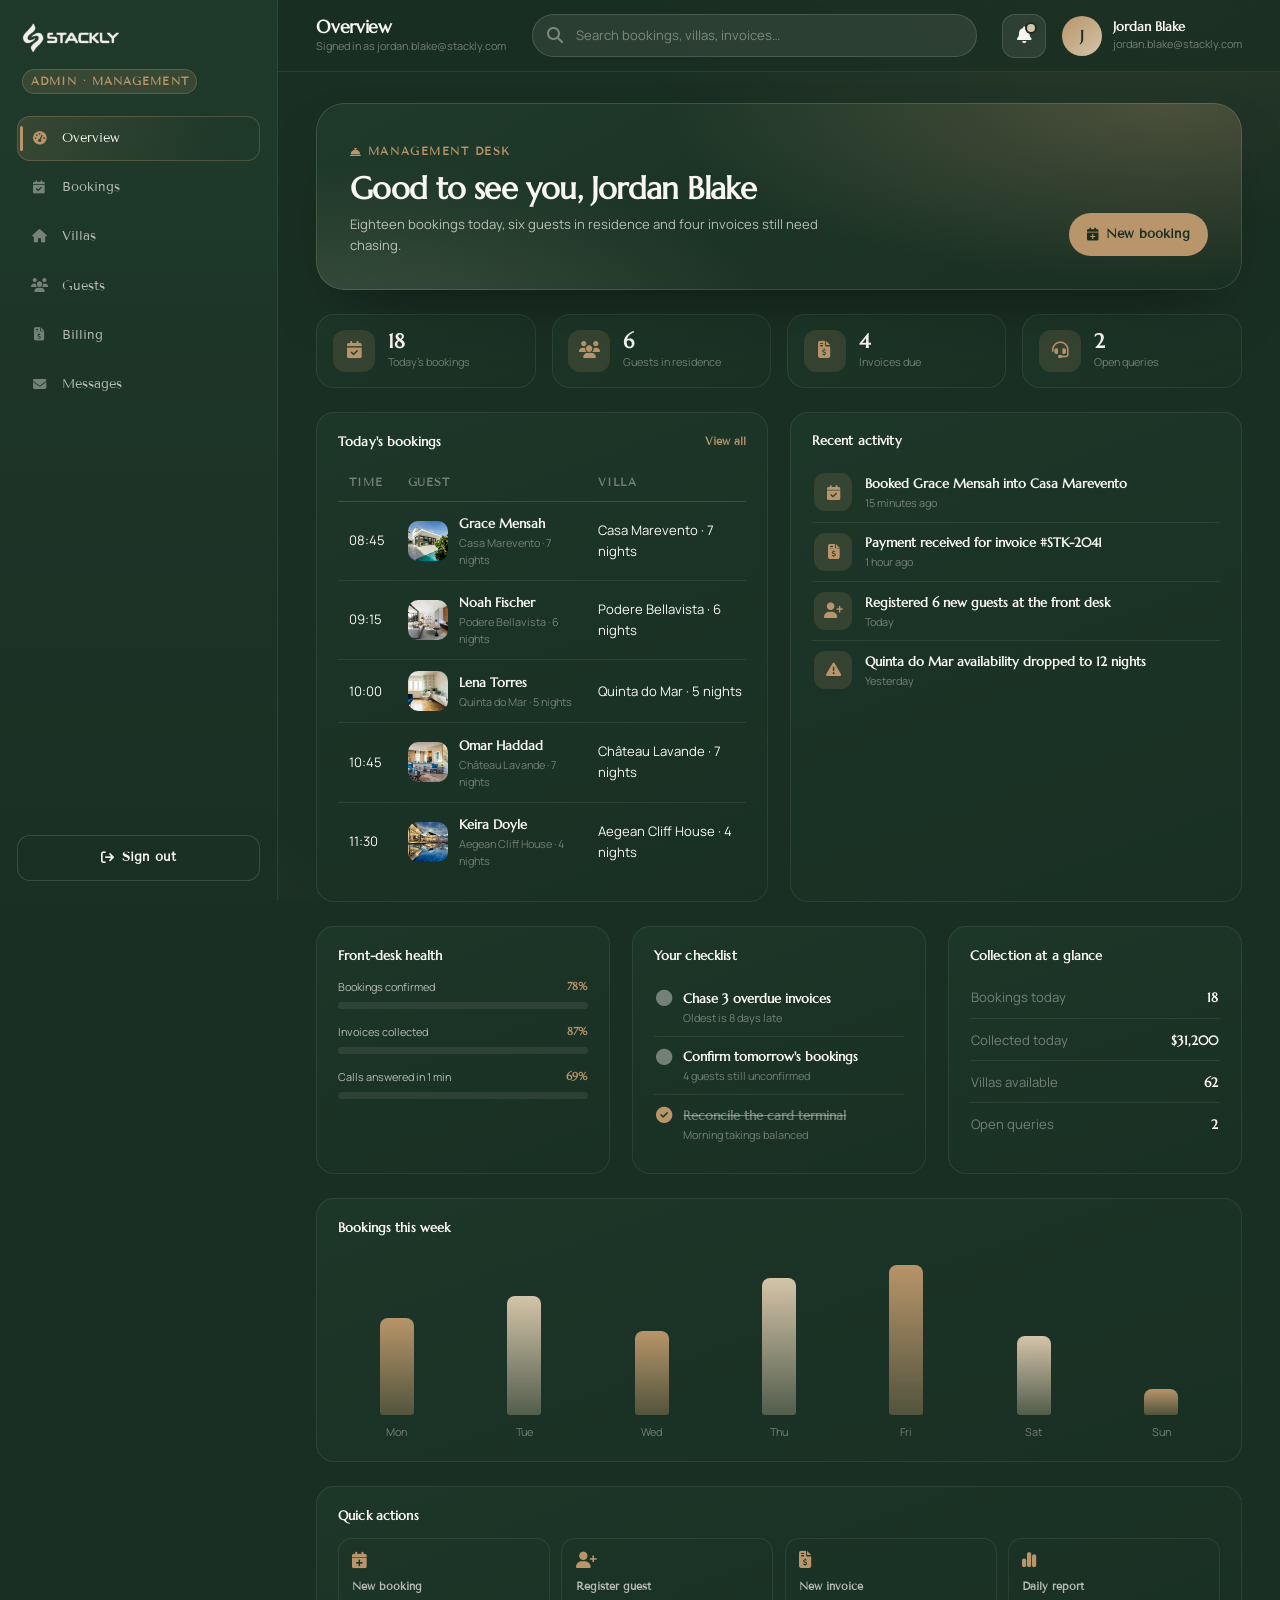
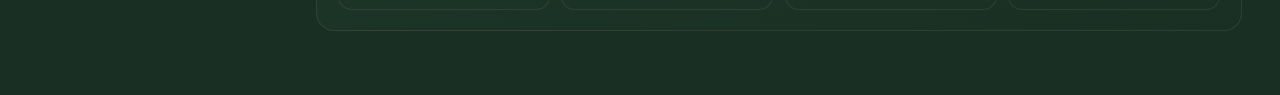
<file: HTML/admin.html>
<!DOCTYPE html>
<html lang="en" data-dash-role="admin">
<head>
<meta charset="UTF-8">
<meta name="viewport" content="width=device-width, initial-scale=1">
<meta name="description" content="Stackly Vacation Rentals — admin dashboard.">
<title>Stackly — Admin Dashboard</title>

<link rel="preconnect" href="https://fonts.googleapis.com">
<link rel="preconnect" href="https://fonts.gstatic.com" crossorigin>
<link href="https://fonts.googleapis.com/css2?family=Marcellus&family=Manrope:wght@300;400;500;600;700&family=Tenor+Sans&display=swap" rel="stylesheet">
<link rel="stylesheet" href="https://cdnjs.cloudflare.com/ajax/libs/font-awesome/6.5.2/css/all.min.css">
<link rel="icon" href="../images/icon.webp" type="image/webp">
<link rel="stylesheet" href="../CSS/dashboard.css">
</head>
<body>

<div class="dash-preloader" id="dashPreloader" role="status" aria-label="Loading dashboard" aria-hidden="true">
  <div class="dash-preloader__content">
    <div class="dash-preloader__brand"><img src="../images/logo-full-theme.webp" alt="Stackly Vacation Rentals"></div>
    <div class="dash-preloader__bars"><span></span><span></span><span></span></div>
  </div>
</div>

<div class="scrim" id="dashScrim"></div>

<div class="dash">
  <aside class="side" id="dashSide" aria-hidden="false">
    <div class="side__brand">
      <a href="admin.html" aria-label="Stackly admin dashboard"><img src="../images/logo-full-theme.webp" alt="Stackly Vacation Rentals"></a>
      <button class="side__close" id="dashSideClose" type="button" aria-label="Close menu"><i class="fa-solid fa-xmark" aria-hidden="true"></i></button>
    </div>

    <span class="side__role" id="dashRole">Admin · Management</span>

    <nav class="side__nav" id="dashNav" aria-label="Dashboard sections"></nav>

    <div class="side__user">
      <span class="su-avatar" id="dashAvatar">J</span>
      <div>
        <strong id="dashName">Loading…</strong>
        <span id="dashEmail">—</span>
      </div>
    </div>

    <div class="side__out">
      <button class="logout" id="dashLogout" type="button"><i class="fa-solid fa-arrow-right-from-bracket" aria-hidden="true"></i>Sign out</button>
    </div>
  </aside>

  <div class="dash__main">
    <header class="topbar">
      <div class="tb-lead">
        <button class="burger" id="dashBurger" type="button" aria-label="Open menu" aria-expanded="false"><i class="fa-solid fa-bars" aria-hidden="true"></i></button>
        <div class="tb-title">
          <h2 id="dashTitle">Overview</h2>
          <p id="dashWelcome">Welcome back</p>
        </div>
      </div>

      <div class="tb-search">
        <div class="tb-search__box" id="dashSearchBox">
          <i class="fa-solid fa-magnifying-glass" aria-hidden="true"></i>
          <input id="dashSearch" type="search" placeholder="Search bookings, villas, invoices…" aria-label="Search">
        </div>
      </div>

      <div class="tb-right">
        <a class="bell" id="dashBell" href="404.html" aria-label="Notifications"><i class="fa-solid fa-bell" aria-hidden="true"></i><span class="bell__dot"></span></a>
        <div class="tb-user">
          <span class="tb-avatar" id="dashAvatarB">J</span>
          <div>
            <strong id="dashNameB">Loading…</strong>
            <span id="dashEmailB">—</span>
          </div>
        </div>
      </div>
    </header>

    <main class="dash__body">
      <div id="dashView"></div>
    </main>
  </div>
</div>

<div class="toasts" id="dashToasts" aria-live="polite"></div>

<script src="../JS/dashboard.js"></script>
</body>
</html>
</file>
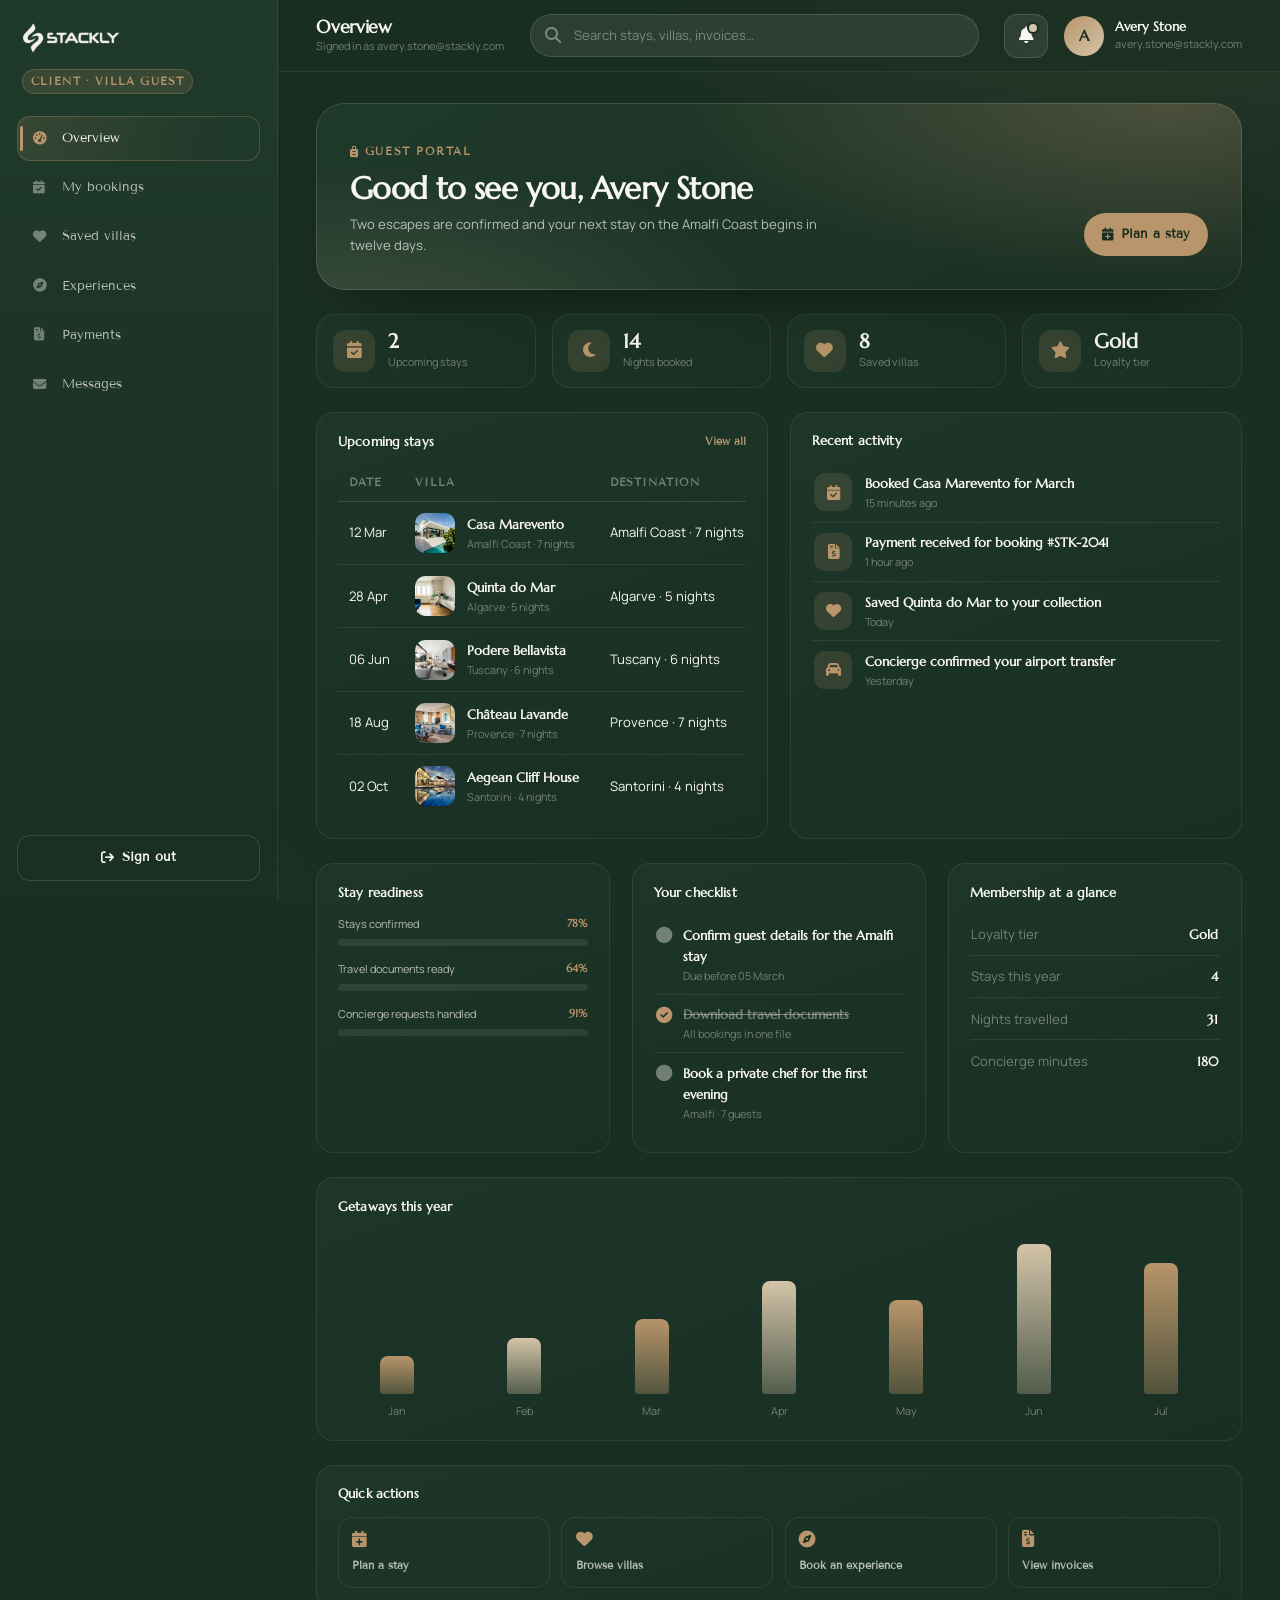
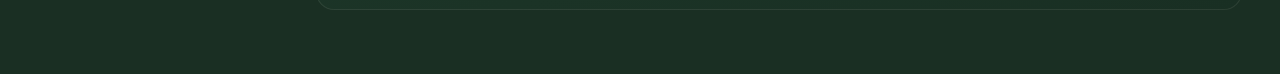
<file: HTML/client.html>
<!DOCTYPE html>
<html lang="en" data-dash-role="client">
<head>
<meta charset="UTF-8">
<meta name="viewport" content="width=device-width, initial-scale=1">
<meta name="description" content="Stackly Vacation Rentals — client dashboard.">
<title>Stackly — Client Dashboard</title>

<link rel="preconnect" href="https://fonts.googleapis.com">
<link rel="preconnect" href="https://fonts.gstatic.com" crossorigin>
<link href="https://fonts.googleapis.com/css2?family=Marcellus&family=Manrope:wght@300;400;500;600;700&family=Tenor+Sans&display=swap" rel="stylesheet">
<link rel="stylesheet" href="https://cdnjs.cloudflare.com/ajax/libs/font-awesome/6.5.2/css/all.min.css">
<link rel="icon" href="../images/icon.webp" type="image/webp">
<link rel="stylesheet" href="../CSS/dashboard.css">
</head>
<body>

<div class="dash-preloader" id="dashPreloader" role="status" aria-label="Loading dashboard" aria-hidden="true">
  <div class="dash-preloader__content">
    <div class="dash-preloader__brand"><img src="../images/logo-full-theme.webp" alt="Stackly Vacation Rentals"></div>
    <div class="dash-preloader__bars"><span></span><span></span><span></span></div>
  </div>
</div>

<div class="scrim" id="dashScrim"></div>

<div class="dash">
  <aside class="side" id="dashSide" aria-hidden="false">
    <div class="side__brand">
      <a href="client.html" aria-label="Stackly client dashboard"><img src="../images/logo-full-theme.webp" alt="Stackly Vacation Rentals"></a>
      <button class="side__close" id="dashSideClose" type="button" aria-label="Close menu"><i class="fa-solid fa-xmark" aria-hidden="true"></i></button>
    </div>

    <span class="side__role" id="dashRole">Client · Villa guest</span>

    <nav class="side__nav" id="dashNav" aria-label="Dashboard sections"></nav>

    <div class="side__user">
      <span class="su-avatar" id="dashAvatar">A</span>
      <div>
        <strong id="dashName">Loading…</strong>
        <span id="dashEmail">—</span>
      </div>
    </div>

    <div class="side__out">
      <button class="logout" id="dashLogout" type="button"><i class="fa-solid fa-arrow-right-from-bracket" aria-hidden="true"></i>Sign out</button>
    </div>
  </aside>

  <div class="dash__main">
    <header class="topbar">
      <div class="tb-lead">
        <button class="burger" id="dashBurger" type="button" aria-label="Open menu" aria-expanded="false"><i class="fa-solid fa-bars" aria-hidden="true"></i></button>
        <div class="tb-title">
          <h2 id="dashTitle">Overview</h2>
          <p id="dashWelcome">Welcome back</p>
        </div>
      </div>

      <div class="tb-search">
        <div class="tb-search__box" id="dashSearchBox">
          <i class="fa-solid fa-magnifying-glass" aria-hidden="true"></i>
          <input id="dashSearch" type="search" placeholder="Search stays, villas, invoices…" aria-label="Search">
        </div>
      </div>

      <div class="tb-right">
        <a class="bell" id="dashBell" href="404.html" aria-label="Notifications"><i class="fa-solid fa-bell" aria-hidden="true"></i><span class="bell__dot"></span></a>
        <div class="tb-user">
          <span class="tb-avatar" id="dashAvatarB">A</span>
          <div>
            <strong id="dashNameB">Loading…</strong>
            <span id="dashEmailB">—</span>
          </div>
        </div>
      </div>
    </header>

    <main class="dash__body">
      <div id="dashView"></div>
    </main>
  </div>
</div>

<div class="toasts" id="dashToasts" aria-live="polite"></div>

<script src="../JS/dashboard.js"></script>
</body>
</html>
</file>
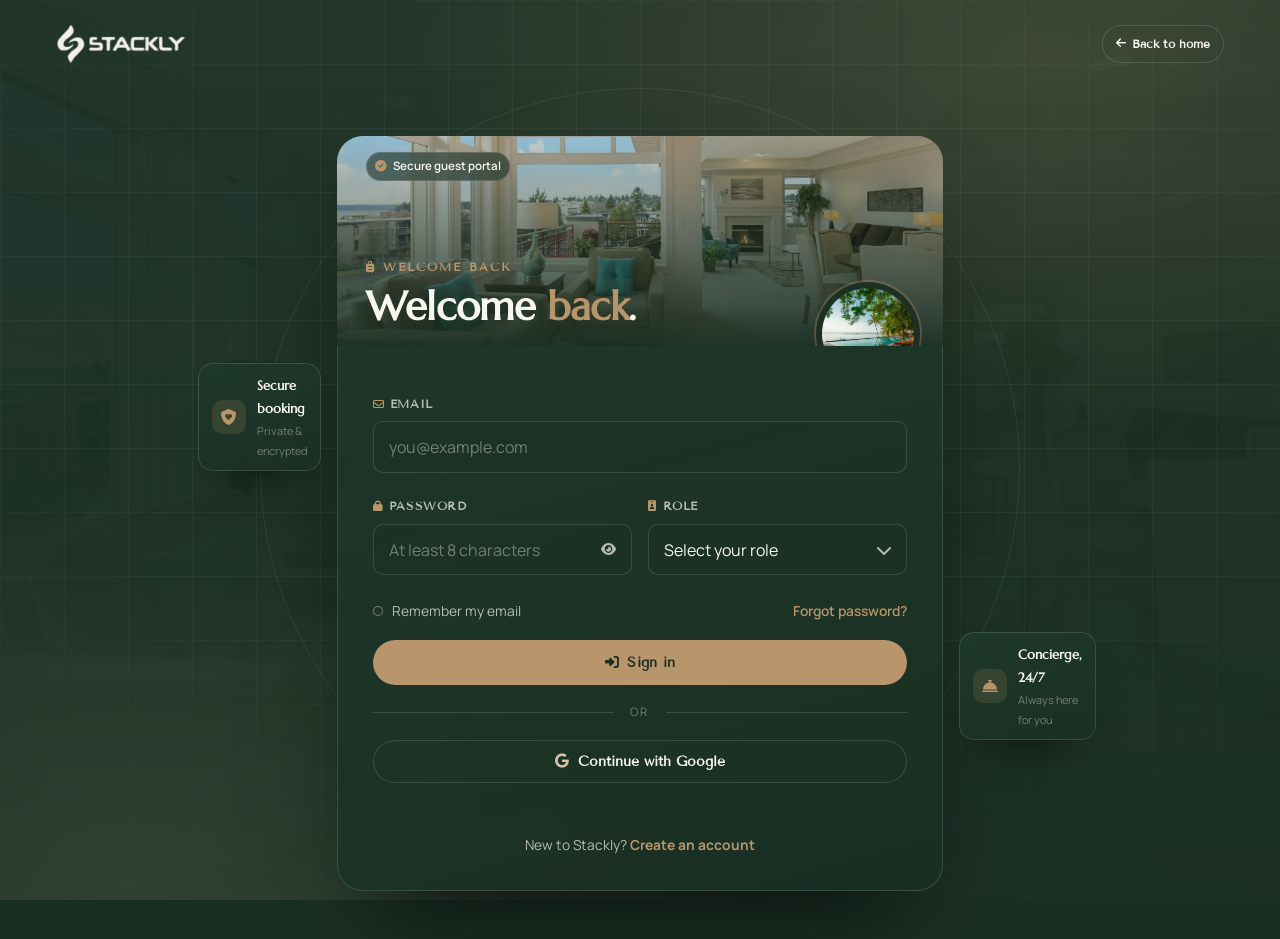
<file: HTML/login.html>
<!DOCTYPE html>
<html lang="en">
<head>
  <meta charset="UTF-8">
  <meta name="viewport" content="width=device-width, initial-scale=1.0">
  <title>Sign in · Stackly Vacation Rentals</title>
  <meta name="description" content="Sign in to the Stackly Vacation Rentals portal to review your stays, saved villas and carefree escapes.">
  <link rel="icon" href="../images/icon.webp" type="image/webp">
  <link rel="preconnect" href="https://fonts.googleapis.com">
  <link rel="preconnect" href="https://fonts.gstatic.com" crossorigin>
  <link href="https://fonts.googleapis.com/css2?family=Marcellus&family=Manrope:wght@300;400;500;600;700&family=Tenor+Sans&display=swap" rel="stylesheet">
  <link rel="stylesheet" href="https://cdnjs.cloudflare.com/ajax/libs/font-awesome/6.5.2/css/all.min.css">
  <link rel="stylesheet" href="../CSS/home.css">
  <link rel="stylesheet" href="../CSS/auth.css">
</head>
<body class="auth auth--login">

  <div class="auth__bg" aria-hidden="true">
    <img src="../images/r1.webp" alt="">
    <span class="auth__bgveil"></span>
  </div>
  <div class="auth__grid" aria-hidden="true"></div>

  <header class="auth__top shell">
    <a class="auth__brand" href="../index.html" aria-label="Stackly Vacation Rentals — home">
      <img src="../images/logo-full-theme.webp" alt="Stackly Vacation Rentals">
    </a>
    <a class="auth__back" href="../index.html">
      <i class="fa-solid fa-arrow-left"></i><span>Back to home</span>
    </a>
  </header>

  <main class="auth__stage shell">
    <section class="lg_wrap" aria-labelledby="loginTitle">
      <div class="lg_orbit" aria-hidden="true"><i></i><i></i><i></i></div>

      <aside class="lg_chip lg_chip--a" aria-hidden="true">
        <i class="fa-solid fa-shield-heart"></i>
        <div><b>Secure booking</b><span>Private &amp; encrypted</span></div>
      </aside>
      <aside class="lg_chip lg_chip--b" aria-hidden="true">
        <i class="fa-solid fa-concierge-bell"></i>
        <div><b>Concierge, 24/7</b><span>Always here for you</span></div>
      </aside>

      <article class="lg_card">
        <div class="lg_banner">
          <div class="lg_banner__img">
            <img src="../images/r1.webp" alt="A secluded coastal villa at golden hour">
          </div>
          <div class="lg_banner__veil"></div>
          <span class="lg_banner__chip"><i class="fa-solid fa-circle-check"></i> Secure guest portal</span>
          <div class="lg_banner__copy">
            <span class="lg_banner__eyebrow"><i class="fa-solid fa-suitcase-rolling"></i> Welcome back</span>
            <h1 class="lg_banner__title" id="loginTitle">Welcome <em>back</em>.</h1>
          </div>
          <div class="lg_porthole">
            <img src="../images/r28.webp" alt="Stackly villa terrace">
          </div>
        </div>

        <div class="lg_body">
          <form class="auth-form" id="loginForm" novalidate autocomplete="off">
            <div class="lg_body__grid">

              <div class="af af--full">
                <label class="af__label" for="loginEmail"><i class="fa-regular fa-envelope"></i> Email</label>
                <div class="af__wrap">
                  <input class="af__input" id="loginEmail" name="email" type="email" inputmode="email"
                         placeholder="you@example.com" autocomplete="off" value="">
                </div>
                <p class="af__err"><i class="fa-solid fa-circle-exclamation"></i><span></span></p>
              </div>

              <div class="af af--pw">
                <label class="af__label" for="loginPassword"><i class="fa-solid fa-lock"></i> Password</label>
                <div class="af__wrap">
                  <input class="af__input" id="loginPassword" name="password" type="password"
                         placeholder="At least 8 characters" autocomplete="new-password" value="">
                  <button class="af__eye" type="button" data-toggle="loginPassword" aria-label="Show password">
                    <i class="fa-solid fa-eye"></i>
                  </button>
                </div>
                <p class="af__err"><i class="fa-solid fa-circle-exclamation"></i><span></span></p>
              </div>

              <div class="af af--sel">
                <label class="af__label" for="loginRole"><i class="fa-solid fa-id-badge"></i> Role</label>
                <div class="af__wrap">
                  <select class="af__input" id="loginRole" name="role" autocomplete="off">
                    <option value="">Select your role</option>
                    <option value="client">Client · Villa guest</option>
                    <option value="admin">Admin · Management</option>
                  </select>
                  <i class="af__caret fa-solid fa-chevron-down" aria-hidden="true"></i>
                </div>
                <p class="af__err"><i class="fa-solid fa-circle-exclamation"></i><span></span></p>
              </div>

              <div class="auth-form__row af--full">
                <label class="acheck">
                  <input type="checkbox" id="rememberMail" name="remember">
                  <span class="acheck__box"><i class="fa-solid fa-check"></i></span>
                  <span>Remember my email</span>
                </label>
                <a class="auth-form__link" id="forgotLink" href="404.html">Forgot password?</a>
              </div>

              <button class="auth-form__submit af--full" id="loginSubmit" type="submit">
                <i class="fa-solid fa-right-to-bracket"></i> Sign in
              </button>

              <div class="auth-form__sep af--full">or</div>

              <button class="auth-google af--full" id="loginGoogle" type="button">
                <i class="fa-brands fa-google"></i> Continue with Google
              </button>

              <p class="auth-form__note af--full" id="loginNote" role="status" aria-live="polite"></p>

              <p class="auth-form__alt af--full">New to Stackly? <a href="signup.html">Create an account</a></p>
            </div>
          </form>
        </div>
      </article>
    </section>
  </main>

  <script src="../JS/auth.js"></script>
</body>
</html>
</file>
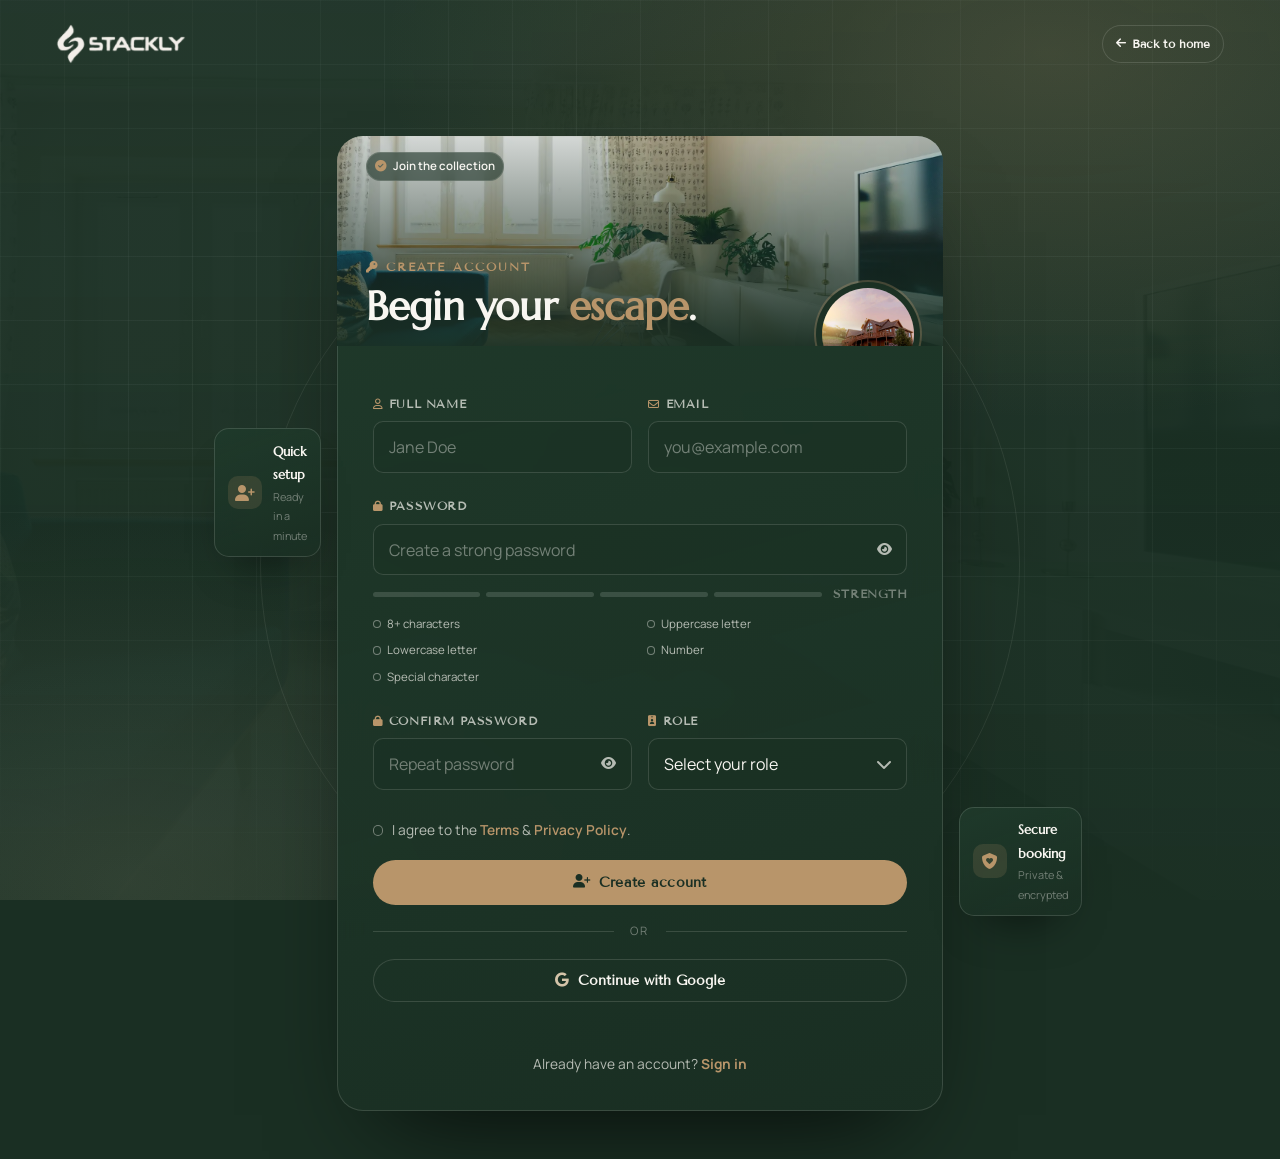
<file: HTML/signup.html>
<!DOCTYPE html>
<html lang="en">
<head>
  <meta charset="UTF-8">
  <meta name="viewport" content="width=device-width, initial-scale=1.0">
  <title>Create account · Stackly Vacation Rentals</title>
  <meta name="description" content="Create your Stackly Vacation Rentals account — for travellers seeking curated villas and for the team who looks after them.">
  <link rel="icon" href="../images/icon.webp" type="image/webp">
  <link rel="preconnect" href="https://fonts.googleapis.com">
  <link rel="preconnect" href="https://fonts.gstatic.com" crossorigin>
  <link href="https://fonts.googleapis.com/css2?family=Marcellus&family=Manrope:wght@300;400;500;600;700&family=Tenor+Sans&display=swap" rel="stylesheet">
  <link rel="stylesheet" href="https://cdnjs.cloudflare.com/ajax/libs/font-awesome/6.5.2/css/all.min.css">
  <link rel="stylesheet" href="../CSS/home.css">
  <link rel="stylesheet" href="../CSS/auth.css">
</head>
<body class="auth auth--signup">

  <div class="auth__bg" aria-hidden="true">
    <img src="../images/r6.webp" alt="">
    <span class="auth__bgveil"></span>
  </div>
  <div class="auth__grid" aria-hidden="true"></div>

  <header class="auth__top shell">
    <a class="auth__brand" href="../index.html" aria-label="Stackly Vacation Rentals — home">
      <img src="../images/logo-full-theme.webp" alt="Stackly Vacation Rentals">
    </a>
    <a class="auth__back" href="../index.html">
      <i class="fa-solid fa-arrow-left"></i><span>Back to home</span>
    </a>
  </header>

  <main class="auth__stage shell">
    <section class="lg_wrap" aria-labelledby="signupTitle">
      <div class="lg_orbit" aria-hidden="true"><i></i><i></i><i></i></div>

      <aside class="lg_chip lg_chip--a" aria-hidden="true">
        <i class="fa-solid fa-user-plus"></i>
        <div><b>Quick setup</b><span>Ready in a minute</span></div>
      </aside>
      <aside class="lg_chip lg_chip--b" aria-hidden="true">
        <i class="fa-solid fa-shield-heart"></i>
        <div><b>Secure booking</b><span>Private &amp; encrypted</span></div>
      </aside>

      <article class="lg_card">
        <div class="lg_banner">
          <div class="lg_banner__img">
            <img src="../images/r6.webp" alt="A beachfront villa with an Atlantic view">
          </div>
          <div class="lg_banner__veil"></div>
          <span class="lg_banner__chip"><i class="fa-solid fa-circle-check"></i> Join the collection</span>
          <div class="lg_banner__copy">
            <span class="lg_banner__eyebrow"><i class="fa-solid fa-key"></i> Create account</span>
            <h1 class="lg_banner__title" id="signupTitle">Begin your <em>escape</em>.</h1>
          </div>
          <div class="lg_porthole">
            <img src="../images/r29.webp" alt="Stackly coastal escape">
          </div>
        </div>

        <div class="lg_body">
          <form class="auth-form" id="signupForm" novalidate autocomplete="off">
            <div class="lg_body__grid">

              <div class="af">
                <label class="af__label" for="signupName"><i class="fa-regular fa-user"></i> Full name</label>
                <div class="af__wrap">
                  <input class="af__input" id="signupName" name="name" type="text"
                         placeholder="Jane Doe" autocomplete="off" value="">
                </div>
                <p class="af__err"><i class="fa-solid fa-circle-exclamation"></i><span></span></p>
              </div>

              <div class="af">
                <label class="af__label" for="signupEmail"><i class="fa-regular fa-envelope"></i> Email</label>
                <div class="af__wrap">
                  <input class="af__input" id="signupEmail" name="email" type="email" inputmode="email"
                         placeholder="you@example.com" autocomplete="off" value="">
                </div>
                <p class="af__err"><i class="fa-solid fa-circle-exclamation"></i><span></span></p>
              </div>

              <div class="af af--pw af--full">
                <label class="af__label" for="signupPassword"><i class="fa-solid fa-lock"></i> Password</label>
                <div class="af__wrap">
                  <input class="af__input" id="signupPassword" name="password" type="password"
                         placeholder="Create a strong password" autocomplete="new-password" value="">
                  <button class="af__eye" type="button" data-toggle="signupPassword" aria-label="Show password">
                    <i class="fa-solid fa-eye"></i>
                  </button>
                </div>
                <div class="auth-pw" id="pwMeter" data-level="0">
                  <div class="auth-pw__meter">
                    <span class="auth-pw__bar">
                      <span class="auth-pw__seg"></span><span class="auth-pw__seg"></span>
                      <span class="auth-pw__seg"></span><span class="auth-pw__seg"></span>
                    </span>
                    <span class="auth-pw__label">Strength</span>
                  </div>
                  <ul class="auth-reqs" id="pwReqs">
                    <li data-req="len"><i class="fa-solid fa-check"></i> 8+ characters</li>
                    <li data-req="upper"><i class="fa-solid fa-check"></i> Uppercase letter</li>
                    <li data-req="lower"><i class="fa-solid fa-check"></i> Lowercase letter</li>
                    <li data-req="number"><i class="fa-solid fa-check"></i> Number</li>
                    <li data-req="special"><i class="fa-solid fa-check"></i> Special character</li>
                  </ul>
                </div>
                <p class="af__err"><i class="fa-solid fa-circle-exclamation"></i><span></span></p>
              </div>

              <div class="af af--pw">
                <label class="af__label" for="signupConfirm"><i class="fa-solid fa-lock"></i> Confirm password</label>
                <div class="af__wrap">
                  <input class="af__input" id="signupConfirm" name="confirm" type="password"
                         placeholder="Repeat password" autocomplete="new-password" value="">
                  <button class="af__eye" type="button" data-toggle="signupConfirm" aria-label="Show password">
                    <i class="fa-solid fa-eye"></i>
                  </button>
                </div>
                <p class="af__err"><i class="fa-solid fa-circle-exclamation"></i><span></span></p>
              </div>

              <div class="af af--sel">
                <label class="af__label" for="signupRole"><i class="fa-solid fa-id-badge"></i> Role</label>
                <div class="af__wrap">
                  <select class="af__input" id="signupRole" name="role" autocomplete="off">
                    <option value="">Select your role</option>
                    <option value="client">Client · Villa guest</option>
                    <option value="admin">Admin · Management</option>
                  </select>
                  <i class="af__caret fa-solid fa-chevron-down" aria-hidden="true"></i>
                </div>
                <p class="af__err"><i class="fa-solid fa-circle-exclamation"></i><span></span></p>
              </div>

              <div class="lg_terms af--full">
                <label class="acheck">
                  <input type="checkbox" id="signupTerms" name="terms">
                  <span class="acheck__box"><i class="fa-solid fa-check"></i></span>
                  <span>I agree to the <a href="404.html">Terms</a> &amp; <a href="404.html">Privacy Policy</a>.</span>
                </label>
                <p class="af__err lg_terms__err"><i class="fa-solid fa-circle-exclamation"></i><span></span></p>
              </div>

              <button class="auth-form__submit af--full" id="signupSubmit" type="submit">
                <i class="fa-solid fa-user-plus"></i> Create account
              </button>

              <div class="auth-form__sep af--full">or</div>

              <button class="auth-google af--full" id="signupGoogle" type="button">
                <i class="fa-brands fa-google"></i> Continue with Google
              </button>

              <p class="auth-form__note af--full" id="signupNote" role="status" aria-live="polite"></p>

              <p class="auth-form__alt af--full">Already have an account? <a href="login.html">Sign in</a></p>
            </div>
          </form>
        </div>
      </article>
    </section>
  </main>

  <script src="../JS/auth.js"></script>
</body>
</html>
</file>
<file: CSS/dashboard.css>
/* ==========================================================================
   STACKLY — VACATION RENTALS
   Role dashboards stylesheet  ·  dashboard.css
   Shared by HTML/client.html and HTML/admin.html
   Theme: Forest · Gold · Tan · Cream  (same palette as the rest of the site)
   --------------------------------------------------------------------------
   01  Tokens + reset
   02  Shell (grid, sidebar, topbar)
   03  Sidebar
   04  Topbar
   05  Content atoms (panels, stats, tables, pills)
   06  Content blocks (lists, progress, chart, tiles, timeline, steps)
   07  Toasts + scrim
   08  Animations
   09  Responsive  (mobile = fullscreen menu)
   ========================================================================== */

/* ==========================================================================
   01  TOKENS + RESET
   ========================================================================== */
:root {
  --ink:      #1a2f23;
  --iris:     #b8956a;
  --ember:    #d4c4a9;
  --mist:     #f8f6f1;

  --ink-70:   rgba(26, 47, 35, .70);
  --ink-45:   rgba(26, 47, 35, .45);
  --ink-20:   rgba(26, 47, 35, .20);
  --iris-16:  rgba(184, 149, 106, .16);
  --iris-30:  rgba(184, 149, 106, .30);
  --mist-08:  rgba(248, 246, 241, .08);
  --mist-14:  rgba(248, 246, 241, .14);
  --mist-24:  rgba(248, 246, 241, .24);
  --mist-40:  rgba(248, 246, 241, .40);
  --mist-70:  rgba(248, 246, 241, .70);
  --ember-16: rgba(212, 196, 169, .16);
  --ember-35: rgba(212, 196, 169, .35);

  --ok:   #8aa78f;
  --warn: #d4c4a9;
  --bad:  #c97b6b;

  --f-display: 'Marcellus', serif;
  --f-heading: 'Tenor Sans', sans-serif;
  --f-body:    'Manrope', sans-serif;

  --t-lg:   clamp(1.35rem, 2.4vw, 2rem);
  --t-md:   clamp(1.05rem, 1.4vw, 1.3rem);
  --t-body: clamp(.94rem, .34vw + .88rem, 1.02rem);
  --t-sm:   .82rem;
  --t-xs:   .68rem;

  --r-xs: 4px;
  --r-sm: 10px;
  --r-md: 18px;
  --r-lg: 28px;
  --r-xl: 40px;

  --side-w: 278px;
  --ease-out:  cubic-bezier(.16, 1, .3, 1);
  --ease-io:   cubic-bezier(.65, 0, .35, 1);

  --shadow-soft: 0 30px 70px -34px rgba(0, 0, 0, .55);
  --shadow-lift: 0 40px 90px -40px rgba(0, 0, 0, .7);
}

*, *::before, *::after { box-sizing: border-box; }

html { -webkit-text-size-adjust: 100%; }

body {
  margin: 0;
  min-height: 100svh;
  background: var(--ink);
  color: var(--mist);
  font-family: var(--f-body);
  font-size: var(--t-body);
  line-height: 1.6;
  font-weight: 400;
  -webkit-font-smoothing: antialiased;
  -moz-osx-font-smoothing: grayscale;
}

body.is-locked { overflow: hidden; }

img, picture, svg { display: block; max-width: 100%; }
a { color: inherit; text-decoration: none; }
button { font: inherit; color: inherit; background: none; border: 0; cursor: pointer; }
input { font: inherit; }
ul { margin: 0; padding: 0; list-style: none; }

h1, h2, h3, h4 { font-family: var(--f-display); font-weight: 700; margin: 0; letter-spacing: -.02em; line-height: 1.15; }
p { margin: 0; }

::selection { background: var(--iris); color: var(--ink); }

/* subtle page wash */
body::before {
  content: '';
  position: fixed; inset: 0; z-index: -2; pointer-events: none;
  background:
    radial-gradient(70% 55% at 88% -6%, rgba(184, 149, 106, .12), transparent 60%),
    radial-gradient(60% 50% at -6% 108%, rgba(212, 196, 169, .08), transparent 60%);
}

/* ==========================================================================
   01b  ICON CENTRING
   Every glyph that sits inside a circular or rounded box must be dead-centre
   in both axes. place-items handles the box; line-height:1 on the icon and
   the box stops inherited 1.6 line-height from nudging the glyph off-centre.
   ========================================================================== */
.side__close, .burger, .bell,
.su-avatar, .tb-avatar,
.d-stat__ico, .d-row__ico, .tl__dot, .d-step__n {
  line-height: 1;
  text-align: center;
}
.side__close > i, .burger > i, .bell > i,
.d-stat__ico > i, .d-row__ico > i, .tl__dot > i, .d-step__n > i {
  display: block;
  line-height: 1;
  width: auto;
}
.su-avatar, .tb-avatar { overflow: hidden; }

/* ==========================================================================
   02  SHELL
   ========================================================================== */
.dash { min-height: 100svh; display: flex; }

.dash__main {
  flex: 1;
  min-width: 0;
  margin-inline-start: var(--side-w);
  display: flex;
  flex-direction: column;
}

.dash__body {
  flex: 1;
  width: 100%;
  max-width: 1500px;
  margin-inline: auto;
  padding: clamp(1.1rem, 2.4vw, 2.1rem) clamp(1.1rem, 3vw, 2.4rem) clamp(2.4rem, 5vw, 4rem);
}

/* ==========================================================================
   03  SIDEBAR
   ========================================================================== */
.side {
  position: fixed;
  inset-block: 0;
  inset-inline-start: 0;
  z-index: 70;
  width: var(--side-w);
  display: flex;
  flex-direction: column;
  gap: .4rem;
  padding: 1.3rem 1.05rem 1.2rem;
  background:
    linear-gradient(180deg, rgba(31, 58, 43, .96), rgba(26, 47, 35, .98)),
    var(--ink);
  border-inline-end: 1px solid var(--mist-08);
  overflow-y: auto;
}

.side__brand { display: flex; align-items: center; justify-content: space-between; gap: 1rem; padding: .15rem .35rem .4rem; }
.side__brand img { height: 30px; width: auto; }
.side__close {
  display: none;
  width: 38px; height: 38px; border-radius: 12px;
  place-items: center; color: var(--mist);
  background: var(--mist-08);
  transition: background .3s var(--ease-out), color .3s var(--ease-out);
}
.side__close:hover { background: var(--iris); color: var(--ink); }

.side__role {
  align-self: flex-start;
  margin: .2rem .35rem 1rem;
  padding: .34em .8em;
  border-radius: 999px;
  font-family: var(--f-heading); font-weight: 600;
  font-size: var(--t-xs); letter-spacing: .1em; text-transform: uppercase;
  color: var(--iris);
  background: var(--iris-16);
  box-shadow: inset 0 0 0 1px var(--iris-30);
}

.side__nav { display: grid; gap: .28rem; }

.side-link {
  position: relative;
  display: flex; align-items: center; gap: .85rem;
  width: 100%;
  padding: .74rem .85rem;
  border-radius: 13px;
  font-family: var(--f-heading); font-weight: 500; font-size: var(--t-sm);
  color: var(--mist-70);
  text-align: start;
  transition: background .3s var(--ease-out), color .3s var(--ease-out), transform .3s var(--ease-out);
}
.side-link i { width: 1.35em; text-align: center; font-size: 1.02em; color: var(--mist-40); transition: color .3s var(--ease-out); }
.side-link:hover { background: var(--mist-08); color: var(--mist); }
.side-link:hover i { color: var(--iris); }
.side-link.is-on {
  background: linear-gradient(100deg, var(--iris-16), transparent 85%);
  color: var(--mist);
  box-shadow: inset 0 0 0 1px var(--iris-30);
}
.side-link.is-on i { color: var(--iris); }
.side-link.is-on::before {
  content: '';
  position: absolute; inset-inline-start: .18rem; inset-block: 22%;
  width: 3px; border-radius: 999px; background: var(--iris);
}

.side__user {
  display: none; align-items: center; gap: .7rem;
  margin-top: auto;
  padding: .8rem .8rem;
  border-radius: 16px;
  background: var(--mist-08);
  box-shadow: inset 0 0 0 1px var(--mist-08);
}
.su-avatar, .tb-avatar {
  flex: none;
  display: grid; place-items: center;
  width: 40px; height: 40px; border-radius: 50%;
  font-family: var(--f-display); font-weight: 700; font-size: .95rem;
  color: var(--ink);
  background: linear-gradient(140deg, var(--iris), var(--ember));
}
.side__user strong { display: block; font-family: var(--f-display); font-size: var(--t-sm); line-height: 1.2; }
.side__user span:not(.su-avatar) { display: block; font-size: var(--t-xs); color: var(--mist-40); word-break: break-all; }

.side__out { margin-top: auto; }
.logout {
  display: flex; align-items: center; justify-content: center; gap: .55rem;
  width: 100%; padding: .78rem 1rem; border-radius: 13px;
  font-family: var(--f-heading); font-weight: 600; font-size: var(--t-sm);
  color: var(--mist);
  box-shadow: inset 0 0 0 1px var(--mist-14);
  transition: background .3s var(--ease-out), color .3s var(--ease-out);
}
.logout:hover { background: var(--ember); color: var(--ink); }

/* ==========================================================================
   04  TOPBAR
   ========================================================================== */
.topbar {
  position: sticky; top: 0; z-index: 50;
  display: flex; align-items: center; gap: clamp(.8rem, 2vw, 1.6rem);
  padding: .85rem clamp(1.1rem, 3vw, 2.4rem);
  background: rgba(26, 47, 35, .82);
  -webkit-backdrop-filter: blur(14px); backdrop-filter: blur(14px);
  border-bottom: 1px solid var(--mist-08);
}

.tb-lead { display: flex; align-items: center; gap: .9rem; min-width: 0; }
.burger {
  display: none;
  width: 44px; height: 44px; border-radius: 13px;
  place-items: center; font-size: 1.1rem;
  background: var(--mist-08);
  box-shadow: inset 0 0 0 1px var(--mist-14);
  transition: background .3s var(--ease-out), color .3s var(--ease-out);
}
.burger:hover { background: var(--iris); color: var(--ink); }

.tb-title { min-width: 0; }
.tb-title h2 { font-size: var(--t-md); white-space: nowrap; overflow: hidden; text-overflow: ellipsis; }
.tb-title p { font-size: var(--t-xs); color: var(--mist-40); white-space: nowrap; overflow: hidden; text-overflow: ellipsis; }

.tb-search { flex: 1; min-width: 0; max-width: 520px; margin-inline: auto; }
.tb-search__box {
  position: relative; display: flex; align-items: center; gap: .65rem;
  padding: .62rem .95rem;
  border-radius: 999px;
  background: var(--mist-08);
  box-shadow: inset 0 0 0 1px var(--mist-14);
  transition: box-shadow .3s var(--ease-out), background .3s var(--ease-out);
}
.tb-search__box:focus-within { box-shadow: inset 0 0 0 1px var(--iris), 0 0 0 4px var(--iris-16); background: rgba(26, 47, 35, .6); }
.tb-search__box.is-bad { box-shadow: inset 0 0 0 1px var(--bad), 0 0 0 4px rgba(201, 123, 107, .16); }
.tb-search__box i { color: var(--mist-40); }
.tb-search__box input { flex: 1; min-width: 0; border: 0; outline: 0; background: transparent; color: var(--mist); font-size: var(--t-sm); }
.tb-search__box input::placeholder { color: var(--mist-40); }

.tb-right { display: flex; align-items: center; gap: .7rem; margin-inline-start: auto; }
.bell {
  position: relative;
  width: 44px; height: 44px; border-radius: 13px;
  display: grid; place-items: center; font-size: 1.05rem; color: var(--mist);
  background: var(--mist-08);
  box-shadow: inset 0 0 0 1px var(--mist-14);
  transition: background .3s var(--ease-out), color .3s var(--ease-out);
}
.bell:hover { background: var(--iris); color: var(--ink); }
.bell__dot { position: absolute; top: 10px; right: 11px; width: 8px; height: 8px; border-radius: 50%; background: var(--ember); box-shadow: 0 0 0 2px var(--ink); }

.tb-user { display: flex; align-items: center; gap: .65rem; padding-inline-start: .3rem; }
.tb-user strong { display: block; font-family: var(--f-display); font-size: var(--t-sm); line-height: 1.2; }
.tb-user span:not(.tb-avatar) { display: block; font-size: var(--t-xs); color: var(--mist-40); }

/* ==========================================================================
   05  CONTENT ATOMS
   ========================================================================== */
.view { display: grid; gap: clamp(1rem, 2vw, 1.5rem); animation: viewIn .5s var(--ease-out) both; }

.d-hero {
  position: relative; overflow: hidden;
  display: flex; align-items: flex-end; justify-content: space-between; gap: 1.4rem; flex-wrap: wrap;
  padding: clamp(1.3rem, 3vw, 2.1rem);
  border-radius: var(--r-lg);
  background:
    radial-gradient(90% 160% at 92% 0%, var(--iris-30), transparent 60%),
    radial-gradient(80% 150% at 4% 120%, var(--ember-16), transparent 58%),
    linear-gradient(150deg, rgba(31, 58, 43, .95), rgba(26, 47, 35, .96));
  box-shadow: inset 0 0 0 1px var(--mist-14), var(--shadow-soft);
}
.d-hero__tag {
  display: inline-flex; align-items: center; gap: .5em;
  font-family: var(--f-heading); font-weight: 600; font-size: var(--t-xs);
  letter-spacing: .14em; text-transform: uppercase; color: var(--iris);
}
.d-hero__title { font-size: var(--t-lg); margin-top: .5rem; }
.d-hero__sub { margin-top: .5rem; max-width: 60ch; color: var(--mist-70); font-size: var(--t-sm); }
.d-hero__act {
  display: inline-flex; align-items: center; gap: .55em;
  padding: .82em 1.4em; border-radius: 999px;
  font-family: var(--f-heading); font-weight: 700; font-size: var(--t-sm);
  background: var(--iris); color: var(--ink);
  white-space: nowrap;
  transition: transform .3s var(--ease-out), background .3s var(--ease-out), color .3s var(--ease-out);
}
.d-hero__act:hover { background: var(--mist); transform: translateY(-2px); }

/* stat strip */
.d-stats {
  display: grid;
  grid-template-columns: repeat(4, minmax(0, 1fr));
  gap: clamp(.7rem, 1.4vw, 1rem);
}
.d-stat {
  display: flex; align-items: center; gap: .8rem;
  padding: 1rem 1.05rem;
  border-radius: var(--r-md);
  background: linear-gradient(160deg, rgba(31, 58, 43, .7), rgba(26, 47, 35, .7));
  box-shadow: inset 0 0 0 1px var(--mist-08);
  transition: transform .35s var(--ease-out), box-shadow .35s var(--ease-out);
}
.d-stat:hover { transform: translateY(-3px); box-shadow: inset 0 0 0 1px var(--iris-30), var(--shadow-soft); }
.d-stat__ico {
  flex: none; width: 42px; height: 42px; border-radius: 12px;
  display: grid; place-items: center; font-size: 1.05rem;
  color: var(--iris); background: var(--iris-16);
}
.d-stat__val { display: block; font-family: var(--f-display); font-weight: 700; font-size: 1.25rem; line-height: 1.1; }
.d-stat__lab { display: block; font-size: var(--t-xs); color: var(--mist-40); }

.d-grid { display: grid; gap: clamp(1rem, 2vw, 1.4rem); }
.d-grid--2 { grid-template-columns: repeat(2, minmax(0, 1fr)); }
.d-grid--3 { grid-template-columns: repeat(3, minmax(0, 1fr)); }

.d-panel {
  min-width: 0;
  padding: clamp(1rem, 2vw, 1.35rem);
  border-radius: var(--r-md);
  background: linear-gradient(160deg, rgba(31, 58, 43, .66), rgba(26, 47, 35, .66));
  box-shadow: inset 0 0 0 1px var(--mist-08);
}
.d-panel__head {
  display: flex; align-items: center; justify-content: space-between; gap: 1rem;
  margin-bottom: .95rem;
}
.d-panel__head h3 { font-size: var(--t-sm); letter-spacing: .01em; }
.d-panel__act {
  font-family: var(--f-heading); font-weight: 600; font-size: var(--t-xs);
  color: var(--iris); white-space: nowrap;
}
.d-panel__act:hover { text-decoration: underline; }

/* tables */
.d-table-wrap { width: 100%; overflow-x: auto; }
.d-table { width: 100%; border-collapse: collapse; min-width: 520px; }
.d-table th {
  padding: .55rem .7rem; text-align: start;
  font-family: var(--f-heading); font-weight: 600; font-size: var(--t-xs);
  letter-spacing: .08em; text-transform: uppercase; color: var(--mist-40);
  border-bottom: 1px solid var(--mist-14); white-space: nowrap;
}
.d-table td { padding: .7rem .7rem; border-bottom: 1px solid var(--mist-08); font-size: var(--t-sm); vertical-align: middle; }
.d-table tbody tr:last-child td { border-bottom: 0; }
.d-table tbody tr { transition: background .25s var(--ease-out); }
.d-table tbody tr:hover { background: var(--mist-08); }

.d-prod { display: flex; align-items: center; gap: .7rem; }
.d-prod img { width: 40px; height: 40px; border-radius: 10px; object-fit: cover; flex: none; }
.d-prod strong { display: block; font-family: var(--f-display); font-weight: 600; font-size: var(--t-sm); }
.d-prod span { display: block; font-size: var(--t-xs); color: var(--mist-40); }

.pill {
  display: inline-flex; align-items: center; gap: .4em;
  padding: .28em .7em; border-radius: 999px;
  font-family: var(--f-heading); font-weight: 600; font-size: var(--t-xs); white-space: nowrap;
}
.pill--ok   { color: var(--ok);   background: rgba(138, 167, 143, .14); }
.pill--warn { color: var(--warn); background: rgba(212, 196, 169, .14); }
.pill--bad  { color: var(--bad);  background: rgba(201, 123, 107, .14); }
.pill--mute { color: var(--mist-40); background: var(--mist-08); }

/* ==========================================================================
   06  CONTENT BLOCKS
   ========================================================================== */
.d-row {
  display: flex; align-items: center; gap: .8rem;
  padding: .62rem .15rem;
  border-bottom: 1px solid var(--mist-08);
}
.d-row:last-child { border-bottom: 0; }
.d-row__ico {
  flex: none; width: 38px; height: 38px; border-radius: 11px;
  display: grid; place-items: center; font-size: .95rem;
  color: var(--iris); background: var(--iris-16);
}
.d-row__ico--img { background: none; }
.d-row__ico--img img { width: 38px; height: 38px; border-radius: 11px; object-fit: cover; }
.d-row strong { display: block; font-family: var(--f-display); font-weight: 600; font-size: var(--t-sm); }
.d-row span:not(.d-row__ico) { display: block; font-size: var(--t-xs); color: var(--mist-40); }

.d-todo { display: flex; align-items: flex-start; gap: .7rem; padding: .6rem .15rem; border-bottom: 1px solid var(--mist-08); }
.d-todo:last-child { border-bottom: 0; }
.d-todo i { color: var(--mist-40); margin-top: .15rem; }
.d-todo.is-done i { color: var(--iris); }
.d-todo.is-done strong { color: var(--mist-40); text-decoration: line-through; }
.d-todo strong { display: block; font-family: var(--f-display); font-weight: 600; font-size: var(--t-sm); }
.d-todo span { display: block; font-size: var(--t-xs); color: var(--mist-40); }

.d-prog { margin-bottom: .9rem; }
.d-prog:last-child { margin-bottom: 0; }
.d-prog__top { display: flex; justify-content: space-between; gap: 1rem; font-size: var(--t-xs); margin-bottom: .4rem; }
.d-prog__top span:first-child { color: var(--mist-70); }
.d-prog__top span:last-child { font-family: var(--f-display); font-weight: 700; color: var(--iris); }
.d-track { height: 7px; border-radius: 999px; background: var(--mist-08); overflow: hidden; }
.d-fill { height: 100%; width: 0; border-radius: 999px; background: linear-gradient(90deg, var(--iris), var(--ember)); transition: width 1s var(--ease-out); }

.d-chart { display: flex; align-items: flex-end; justify-content: space-between; gap: .6rem; height: 190px; padding-top: .5rem; }
.d-chart__col { flex: 1; display: flex; flex-direction: column; align-items: center; gap: .5rem; justify-content: flex-end; height: 100%; }
.d-bar { width: 100%; max-width: 34px; height: 0; border-radius: 8px 8px 3px 3px; background: linear-gradient(180deg, var(--iris), rgba(184, 149, 106, .35)); transition: height 1s var(--ease-out); }
.d-chart__col:nth-child(even) .d-bar { background: linear-gradient(180deg, var(--ember), rgba(212, 196, 169, .3)); }
.d-chart__col span { font-size: var(--t-xs); color: var(--mist-40); }

.d-quick { display: grid; grid-template-columns: repeat(4, minmax(0, 1fr)); gap: .7rem; }
.d-quick a {
  display: flex; flex-direction: column; align-items: flex-start; gap: .55rem;
  padding: .9rem;
  border-radius: 14px;
  font-family: var(--f-heading); font-weight: 600; font-size: var(--t-xs);
  color: var(--mist-70);
  box-shadow: inset 0 0 0 1px var(--mist-08);
  transition: background .3s var(--ease-out), color .3s var(--ease-out), transform .3s var(--ease-out);
}
.d-quick a i { font-size: 1.05rem; color: var(--iris); }
.d-quick a:hover { background: var(--mist-08); color: var(--mist); transform: translateY(-3px); }

.d-tiles { display: grid; grid-template-columns: repeat(2, minmax(0, 1fr)); gap: .7rem; }
.d-tile {
  padding: .95rem;
  border-radius: 14px;
  background: var(--mist-08);
  box-shadow: inset 0 0 0 1px var(--mist-08);
}
.d-tile__top { display: flex; align-items: center; gap: .5em; font-size: var(--t-xs); color: var(--mist-40); }
.d-tile__top i { color: var(--iris); }
.d-tile strong { display: block; margin-top: .35rem; font-family: var(--f-display); font-weight: 700; font-size: 1.15rem; }
.d-tile span:last-child { display: block; font-size: var(--t-xs); color: var(--mist-40); }

.d-kv { display: grid; gap: .1rem; }
.d-kv__row { display: flex; align-items: center; justify-content: space-between; gap: 1rem; padding: .58rem .1rem; border-bottom: 1px solid var(--mist-08); font-size: var(--t-sm); }
.d-kv__row:last-child { border-bottom: 0; }
.d-kv__row span { color: var(--mist-40); }
.d-kv__row strong { font-family: var(--f-display); font-weight: 600; }

.d-timeline { display: grid; gap: .1rem; }
.tl { display: flex; gap: .85rem; padding: .65rem .1rem; border-bottom: 1px solid var(--mist-08); }
.tl:last-child { border-bottom: 0; }
.tl__dot {
  flex: none; width: 36px; height: 36px; border-radius: 50%;
  display: grid; place-items: center; font-size: .9rem;
  color: var(--warn); background: rgba(212, 196, 169, .14);
}
.tl--done .tl__dot { color: var(--iris); background: var(--iris-16); }
.tl strong { display: block; font-family: var(--f-display); font-weight: 600; font-size: var(--t-sm); }
.tl span:not(.tl__dot) { display: block; font-size: var(--t-xs); color: var(--mist-40); }
.tl p { margin-top: .3rem; font-size: var(--t-xs); color: var(--mist-70); }

.d-steps { display: grid; grid-template-columns: repeat(4, minmax(0, 1fr)); gap: .8rem; }
.d-step { padding: 1rem .95rem; border-radius: 14px; background: var(--mist-08); box-shadow: inset 0 0 0 1px var(--mist-08); }
.d-step__n { display: inline-grid; place-items: center; width: 30px; height: 30px; border-radius: 9px; font-family: var(--f-display); font-weight: 700; font-size: var(--t-xs); color: var(--ink); background: var(--iris); }
.d-step strong { display: block; margin-top: .6rem; font-family: var(--f-display); font-weight: 600; font-size: var(--t-sm); }
.d-step p { margin-top: .3rem; font-size: var(--t-xs); color: var(--mist-40); }

.d-note {
  display: flex; align-items: flex-start; gap: .7rem;
  padding: .9rem 1rem; border-radius: 14px;
  font-size: var(--t-sm); color: var(--mist-70);
  background: var(--iris-16);
  box-shadow: inset 0 0 0 1px var(--iris-30);
}
.d-note i { color: var(--iris); margin-top: .15rem; }
.d-note--warn { background: var(--ember-16); box-shadow: inset 0 0 0 1px var(--ember-35); }
.d-note--warn i { color: var(--ember); }

.d-hbars { display: grid; gap: .85rem; }
.hbar__top { display: flex; align-items: center; justify-content: space-between; gap: 1rem; font-size: var(--t-xs); margin-bottom: .4rem; }
.hbar__top span { color: var(--mist-70); }
.hbar__top strong { font-family: var(--f-display); font-weight: 700; color: var(--iris); }
.hbar__track { height: 8px; border-radius: 999px; background: var(--mist-08); overflow: hidden; }
.hbar__fill { height: 100%; width: 0; border-radius: 999px; background: linear-gradient(90deg, var(--iris), var(--ember)); transition: width 1s var(--ease-out); }

/* ==========================================================================
   06b  DASHBOARD LOGO PRELOADER
   ========================================================================== */
.dash-preloader {
  position: fixed; inset: 0; z-index: 10000;
  display: flex; align-items: center; justify-content: center;
  background: var(--ink);
  opacity: 0; visibility: hidden; pointer-events: none;
  transition: opacity .45s var(--ease-out);
}
.dash-preloader.is-active { opacity: 1; visibility: visible; pointer-events: auto; }

.dash-preloader__content {
  display: flex; flex-direction: column; align-items: center; gap: 2rem;
}
.dash-preloader__brand img {
  width: auto; height: clamp(48px, 6vw, 72px); object-fit: contain;
}
.dash-preloader__bars { display: flex; gap: .5rem; }
.dash-preloader__bars span {
  width: 40px; height: 2px; background: var(--iris);
  animation: dashPreloaderPulse 1.5s ease-in-out infinite;
}
.dash-preloader__bars span:nth-child(2) { animation-delay: .2s; }
.dash-preloader__bars span:nth-child(3) { animation-delay: .4s; }

@keyframes dashPreloaderPulse {
  0%, 100% { opacity: .3; transform: scaleX(.5); }
  50% { opacity: 1; transform: scaleX(1); }
}

/* ==========================================================================
   07  TOASTS + SCRIM
   ========================================================================== */
.scrim {
  position: fixed; inset: 0; z-index: 60;
  background: rgba(26, 47, 35, .65);
  -webkit-backdrop-filter: blur(4px); backdrop-filter: blur(4px);
  opacity: 0; visibility: hidden;
  transition: opacity .35s var(--ease-out), visibility .35s;
}
.scrim.is-on { opacity: 1; visibility: visible; }

.toasts {
  position: fixed; right: 1.2rem; bottom: 1.2rem; z-index: 90;
  display: flex; flex-direction: column; gap: .6rem;
  max-width: min(360px, calc(100vw - 2.4rem));
}
.toast {
  display: flex; align-items: center; gap: .6rem;
  padding: .8rem 1rem; border-radius: 13px;
  font-size: var(--t-sm);
  background: rgba(31, 58, 43, .96);
  box-shadow: inset 0 0 0 1px var(--mist-14), var(--shadow-lift);
  transition: opacity .3s var(--ease-out), transform .3s var(--ease-out);
}
.toast i { color: var(--iris); }
.toast.is-bad i { color: var(--bad); }

/* ==========================================================================
   08  ANIMATIONS
   ========================================================================== */
@keyframes viewIn { from { opacity: 0; transform: translateY(14px); } to { opacity: 1; transform: translateY(0); } }

@media (prefers-reduced-motion: reduce) {
  * { animation-duration: .001ms !important; transition-duration: .001ms !important; }
}

/* ==========================================================================
   09  RESPONSIVE  (mobile = fullscreen menu)
   ========================================================================== */
@media (max-width: 1180px) {
  .d-grid--3 { grid-template-columns: repeat(2, minmax(0, 1fr)); }
  .d-quick { grid-template-columns: repeat(2, minmax(0, 1fr)); }
  .d-steps { grid-template-columns: repeat(2, minmax(0, 1fr)); }
}

@media (max-width: 980px) {
  .dash__main { margin-inline-start: 0; }
  .d-stats { grid-template-columns: repeat(2, minmax(0, 1fr)); }
  .d-grid--2 { grid-template-columns: minmax(0, 1fr); }
  .burger { display: grid; }
  .tb-search { display: none; }

  /* mobile header keeps only the hamburger, the page title and the bell */
  .tb-lead { flex: 1; min-width: 0; }
  .tb-user { display: none; }

  /* mobile drawer becomes a FULLSCREEN menu */
  .side {
    width: 100%;
    max-width: none;
    inset: 0;
    border-inline-end: 0;
    padding: 1.4rem clamp(1.2rem, 5vw, 2rem) 1.8rem;
    transform: translateX(101%);
    transition: transform .5s var(--ease-out);
    z-index: 80;
  }
  .side.is-open { transform: translateX(0); }
  .side__close { display: grid; }
  .side__brand img { height: 34px; }
  .side__role { font-size: var(--t-sm); margin-bottom: 1.4rem; }
  .side__nav { gap: .4rem; }
  .side-link { padding: 1rem 1.1rem; font-size: 1.05rem; }
  .side-link i { font-size: 1.15em; }

  /* user details + sign out sit at the very bottom of the fullscreen menu */
  .side__user { display: flex; margin-top: auto; padding: 1rem; }
  .side__out { margin-top: .7rem; }
  .su-avatar { width: 46px; height: 46px; }
  .logout { padding: 1rem; font-size: .95rem; }
}

@media (max-width: 720px) {
  .d-stats { grid-template-columns: minmax(0, 1fr); }
  .d-grid--3 { grid-template-columns: minmax(0, 1fr); }
  .d-tiles { grid-template-columns: minmax(0, 1fr); }
  .d-steps { grid-template-columns: minmax(0, 1fr); }
  .d-quick { grid-template-columns: repeat(2, minmax(0, 1fr)); }
  .tb-title h2 { font-size: 1rem; }
  .d-hero { align-items: flex-start; }
  .d-hero__act { width: 100%; justify-content: center; }
}

@media (max-width: 480px) {
  .d-quick { grid-template-columns: minmax(0, 1fr); }
  .toasts { left: 1.2rem; right: 1.2rem; max-width: none; }
}

html.lenis,
html.lenis body {
    height: auto;
}
 
.lenis.lenis-smooth {
    scroll-behavior: auto !important;
}
 
.lenis.lenis-smooth [data-lenis-prevent] {
    overscroll-behavior: contain;
}
 
.lenis.lenis-stopped {
    overflow: hidden;
}
 
.lenis.lenis-smooth iframe {
    pointer-events: none;
}
</file>
<file: CSS/home.css>
/* ===== RESET ===== */
*, *::before, *::after {
    margin: 0;
    padding: 0;
    box-sizing: border-box;
}

:root {
    --color-forest: #1a2f23;
    --color-olive: #2d4a3a;
    --color-sage: #3d5a4a;
    --color-cream: #f8f6f1;
    --color-ivory: #fcfbf7;
    --color-gold: #b8956a;
    --color-tan: #d4c4a9;
    --color-charcoal: #1a1a1a;
    --color-stone: #6b6b6b;
    
    --font-display: 'Marcellus', serif;
    --font-heading: 'Tenor Sans', sans-serif;
    --font-body: 'Manrope', sans-serif;
    
    --ease-out-expo: cubic-bezier(0.16, 1, 0.3, 1);
    --ease-out-quart: cubic-bezier(0.25, 1, 0.5, 1);
}

html {
    font-size: 16px;
    scroll-behavior: auto;
    overflow-x: hidden;
}

body {
    font-family: var(--font-body);
    background: var(--color-cream);
    color: var(--color-charcoal);
    line-height: 1.8;
    overflow-x: hidden;
    -webkit-font-smoothing: antialiased;
    -moz-osx-font-smoothing: grayscale;
}

img {
    max-width: 100%;
    display: block;
    width: 100%;
    height: 100%;
    object-fit: cover;
}

a {
    text-decoration: none;
    color: inherit;
}

button {
    border: none;
    background: none;
    cursor: pointer;
    font-family: var(--font-body);
}

ul {
    list-style: none;
}

/* ===== PRELOADER ===== */
#preloader {
    position: fixed;
    top: 0;
    left: 0;
    width: 100%;
    height: 100vh;
    background: var(--color-forest);
    z-index: 10000;
    display: flex;
    align-items: center;
    justify-content: center;
}

.preloader-content {
    display: flex;
    flex-direction: column;
    align-items: center;
    gap: 2rem;
}

.preloader-brand {
    display: flex;
    align-items: center;
    justify-content: center;
}

.preloader-brand img {
    width: auto;
    height: clamp(48px, 6vw, 72px);
    object-fit: contain;
}

.preloader-bars {
    display: flex;
    gap: 0.5rem;
}

.preloader-bars span {
    width: 40px;
    height: 2px;
    background: var(--color-gold);
    animation: preloaderPulse 1.5s ease-in-out infinite;
}

.preloader-bars span:nth-child(2) {
    animation-delay: 0.2s;
}

.preloader-bars span:nth-child(3) {
    animation-delay: 0.4s;
}

@keyframes preloaderPulse {
    0%, 100% { opacity: 0.3; transform: scaleX(0.5); }
    50% { opacity: 1; transform: scaleX(1); }
}

/* ===== HEADER ===== */
.header {
    position: fixed;
    top: 0;
    left: 0;
    width: 100%;
    z-index: 1000;
    padding: 1.5rem 0;
    transition: background 0.4s, padding 0.4s, backdrop-filter 0.4s;
}

.header.scrolled {
    background: rgba(26, 47, 35, 0.95);
    backdrop-filter: blur(15px);
    padding: 1rem 0;
}

.header-container {
    max-width: 1800px;
    margin: 0 auto;
    padding: 0 4rem;
    display: flex;
    align-items: center;
    justify-content: space-between;
}

.header-logo {
    display: inline-flex;
    align-items: center;
    color: var(--color-cream);
}

.header-logo img {
    width: auto;
    height: clamp(28px, 2.6vw, 38px);
    object-fit: contain;
}

.header-nav {
    display: flex;
    align-items: center;
    gap: 3rem;
}

.nav-link {
    font-family: var(--font-heading);
    font-size: 0.9rem;
    color: var(--color-cream);
    position: relative;
    padding: 0.4rem 0;
    letter-spacing: 0.05em;
}

.nav-link::after {
    content: '';
    position: absolute;
    bottom: 0;
    left: 0;
    width: 0;
    height: 1px;
    background: var(--color-gold);
    transition: width 0.4s var(--ease-out-expo);
}

.nav-link:hover::after,
.nav-link.is-active::after {
    width: 100%;
}

.nav-link.is-active {
    color: var(--color-gold);
}

.header-cta {
    padding: 0.7rem 2rem;
    border: 1px solid rgba(248, 246, 241, 0.4);
    color: var(--color-cream);
    font-family: var(--font-heading);
    font-size: 0.9rem;
    letter-spacing: 0.05em;
    transition: background 0.3s, color 0.3s, border-color 0.3s;
}

.header-cta:hover {
    background: var(--color-gold);
    color: var(--color-forest);
    border-color: var(--color-gold);
}

.hamburger {
    display: none;
    flex-direction: column;
    gap: 6px;
    padding: 0.5rem;
}

.hamburger span {
    width: 28px;
    height: 1px;
    background: var(--color-cream);
}

/* ===== MOBILE MENU ===== */
.mobile-menu {
    position: fixed;
    top: 0;
    left: 0;
    width: 100%;
    height: 100vh;
    z-index: 1001;
    display: none;
    align-items: center;
    justify-content: center;
}

.mobile-menu.active {
    display: flex;
}

.mobile-menu-bg {
    position: absolute;
    top: 0;
    left: 0;
    width: 100%;
    height: 100%;
    background: var(--color-forest);
}

.mobile-close {
    position: absolute;
    top: 2rem;
    right: 2rem;
    color: var(--color-cream);
    font-size: 1.8rem;
    z-index: 2;
}

.mobile-logo {
    position: absolute;
    top: 2rem;
    left: 50%;
    z-index: 2;
    display: inline-flex;
    transform: translateX(-50%);
}

.mobile-logo img {
    width: auto;
    height: 44px;
    object-fit: contain;
}

.mobile-nav {
    position: relative;
    z-index: 2;
    display: flex;
    flex-direction: column;
    align-items: center;
    gap: 2rem;
}

.mobile-link {
    position: relative;
    font-family: var(--font-display);
    font-size: 2.5rem;
    color: var(--color-cream);
    transition: color 0.3s;
}

.mobile-link::after {
    content: '';
    position: absolute;
    left: 50%;
    bottom: -0.55rem;
    width: 0;
    height: 1px;
    background: var(--color-gold);
    transform: translateX(-50%);
    transition: width 0.35s var(--ease-out-expo);
}

.mobile-link:hover,
.mobile-link.is-active {
    color: var(--color-gold);
}

.mobile-link.is-active::after {
    width: 2.5rem;
}

.mobile-nav .mobile-link--cta {
    margin-top: 0.8rem;
    padding: 0.75rem 2rem;
    font-family: var(--font-heading);
    font-size: 0.9rem;
    letter-spacing: 0.16em;
    text-transform: uppercase;
    border: 1px solid rgba(248, 246, 241, 0.4);
    transition: background 0.3s, color 0.3s, border-color 0.3s;
}

.mobile-nav .mobile-link--cta::after {
    display: none;
}

.mobile-nav .mobile-link--cta:hover,
.mobile-nav .mobile-link--cta:focus-visible {
    color: var(--color-forest);
    background: var(--color-gold);
    border-color: var(--color-gold);
}

/* ===== HERO ===== */
.hero {
    position: relative;
    height: 100vh;
    min-height: 850px;
    display: flex;
    align-items: center;
    overflow: hidden;
}

.hero-background {
    position: absolute;
    top: 0;
    left: 0;
    width: 100%;
    height: 100%;
}

.hero-img {
    position: absolute;
    top: 0;
    left: 0;
    width: 100%;
    height: 100%;
}

.hero-slide {
    z-index: 1;
}

.hero-img-1 {
    opacity: 1;
}

.hero-img-2,
.hero-img-3 {
    opacity: 0;
}

.hero-overlay {
    position: absolute;
    top: 0;
    left: 0;
    width: 100%;
    height: 100%;
    background: linear-gradient(to right, rgba(26, 47, 35, 0.8) 0%, rgba(26, 47, 35, 0.4) 50%, transparent 100%);
    z-index: 3;
}

.hero-content {
    position: relative;
    z-index: 4;
    max-width: 1800px;
    margin: 0 auto;
    padding: 0 4rem;
    width: 100%;
}

.hero-kicker {
    position: relative;
    top: 5rem;
    display: flex;
    align-items: center;
    gap: 1rem;
    margin-bottom: 6rem;
    color: var(--color-gold);
    font-family: var(--font-heading);
    font-size: 0.9rem;
    letter-spacing: 0.25em;
}

.kicker-line {
    width: 40px;
    height: 1px;
    background: var(--color-gold);
}

.hero-title {
    font-family: var(--font-display);
    font-size: clamp(3.5rem, 10vw, 9rem);
    line-height: 1.1;
    color: var(--color-cream);
    font-weight: 400;
    margin-bottom: 2rem;
}

.title-line {
    overflow: hidden;
}

.title-line span {
    display: inline-block;
}

.title-accent {
    color: var(--color-gold);
    font-style: italic;
}

.hero-description {
    max-width: 550px;
    color: rgba(248, 246, 241, 0.9);
    font-size: 1.15rem;
    margin-bottom: 3rem;
    font-weight: 300;
}

.hero-btn {
    display: inline-flex;
    align-items: center;
    gap: 1rem;
    padding: 1rem 2.5rem;
    border: 1px solid var(--color-gold);
    color: var(--color-cream);
    font-family: var(--font-heading);
    font-size: 0.95rem;
    transition: background 0.4s, color 0.4s;
}

.hero-btn:hover {
    background: var(--color-gold);
    color: var(--color-forest);
}

.btn-arrow {
    transition: transform 0.3s;
}

.hero-btn:hover .btn-arrow {
    transform: translateX(5px);
}

/* ===== SECTIONS ===== */
.section-header {
    margin-bottom: 2rem;
}

.section-subtitle {
    display: block;
    font-family: var(--font-heading);
    font-size: 0.9rem;
    letter-spacing: 0.25em;
    color: var(--color-gold);
    margin-bottom: 1.5rem;
}

.section-subtitle.light {
    color: var(--color-gold);
}

.section-title {
    font-family: var(--font-display);
    font-size: clamp(2.5rem, 6vw, 4.5rem);
    line-height: 1.2;
    font-weight: 400;
    color: var(--color-charcoal);
}

.section-title.light {
    color: var(--color-cream);
}

.title-italic {
    font-style: italic;
    color: var(--color-gold);
}

/* ===== STORY ===== */
.story {
    padding: 5.5rem 0;
    background: var(--color-cream);
}

.story-container {
    max-width: 1400px;
    margin: 0 auto;
    padding: 0 4rem;
}

.story-grid {
    display: grid;
    grid-template-columns: 1.1fr 0.9fr;
    gap: 8rem;
    align-items: center;
}

.story-text {
    margin-bottom: 3rem;
}

.text-lead {
    font-size: 1.3rem;
    font-weight: 500;
    margin-bottom: 1.5rem;
    line-height: 1.7;
}

.story-text p {
    color: var(--color-stone);
    margin-bottom: 1.5rem;
}

.story-stats {
    display: flex;
    gap: 3rem;
}

.stat-block {
    text-align: center;
}

.stat-number {
    font-family: var(--font-display);
    font-size: 2.8rem;
    color: var(--color-gold);
    line-height: 1;
    margin-bottom: 0.5rem;
}

.stat-label {
    font-family: var(--font-heading);
    font-size: 0.85rem;
    letter-spacing: 0.1em;
    color: var(--color-charcoal);
}

.story-image-wrap {
    position: relative;
    padding: 1.5rem;
}

.story-image {
    height: 550px;
    overflow: hidden;
}

.story-image img {
    transition: transform 1.3s var(--ease-out-expo);
}

.story-image-wrap:hover .story-image img {
    transform: scale(1.04);
}

.story-image-frame {
    position: absolute;
    top: 0;
    left: 0;
    width: 100%;
    height: 100%;
    border: 1px solid rgba(184, 149, 106, 0.4);
}

/* ===== THE STACKLY STANDARD ===== */
.standard {
    padding: 5.5rem 0;
    background: var(--color-forest);
}

.standard-container {
    max-width: 1400px;
    margin: 0 auto;
    padding: 0 4rem;
}

.standard-intro {
    display: grid;
    grid-template-columns: 1.1fr 0.9fr;
    gap: 3rem;
    align-items: end;
    margin-bottom: 3rem;
}

.standard-lead {
    color: rgba(248, 246, 241, 0.72);
    font-size: 1.05rem;
    max-width: 460px;
}

.standard-stack {
    position: relative;
    display: flex;
    flex-direction: column;
    gap: 2rem;
}

.standard-card {
    position: sticky;
    top: 14vh;
    display: grid;
    grid-template-columns: 1.1fr 0.9fr;
    gap: 3rem;
    align-items: center;
    min-height: 56vh;
    padding: 2.5rem;
    background: #12251c;
    border: 1px solid rgba(184, 149, 106, 0.28);
    box-shadow: 0 30px 80px rgba(0, 0, 0, 0.35);
    transform-origin: center top;
}

.standard-card:nth-child(2) {
    top: calc(14vh + 1rem);
}

.standard-card:nth-child(3) {
    top: calc(14vh + 2rem);
}

.standard-card:nth-child(4) {
    top: calc(14vh + 3rem);
}

.standard-card:nth-child(even) .standard-card-media {
    order: -1;
}

.standard-card-body {
    padding: 1rem 0;
}

.standard-card-num {
    display: block;
    font-family: var(--font-display);
    font-size: 1rem;
    letter-spacing: 0.15em;
    color: var(--color-gold);
    margin-bottom: 1.5rem;
}

.standard-card-body h3 {
    font-family: var(--font-display);
    font-size: clamp(2rem, 3.4vw, 3.2rem);
    font-weight: 400;
    line-height: 1.1;
    color: var(--color-cream);
    margin-bottom: 1.25rem;
}

.standard-card-body p {
    color: rgba(248, 246, 241, 0.72);
    max-width: 440px;
    margin-bottom: 2rem;
}

.standard-card-tag {
    display: inline-block;
    padding: 0.5rem 1.1rem;
    border: 1px solid rgba(184, 149, 106, 0.4);
    color: var(--color-gold);
    font-family: var(--font-heading);
    font-size: 0.75rem;
    letter-spacing: 0.14em;
    text-transform: uppercase;
}

.standard-card-media {
    height: 42vh;
    min-height: 280px;
    overflow: hidden;
}

.standard-card-media img {
    transition: transform 1.6s var(--ease-out-expo);
}

.standard-card:hover .standard-card-media img {
    transform: scale(1.05);
}

/* ===== COLLECTION (HORIZONTAL) ===== */
.collection {
    padding: 0;
    background: var(--color-ivory);
}

.collection-pin {
    height: 100vh;
    min-height: 600px;
    display: flex;
    flex-direction: column;
    justify-content: center;
    gap: clamp(1.25rem, 2.5vh, 2rem);
    padding: clamp(4rem, 6vh, 4.75rem) 0 clamp(1.25rem, 2.5vh, 2rem);
}

.collection-top {
    max-width: 1500px;
    width: 100%;
    margin: 0 auto;
    padding: 0 4rem;
    display: grid;
    grid-template-columns: 1.1fr 0.9fr auto;
    gap: 3rem;
    align-items: end;
}

.collection-lead {
    color: var(--color-stone);
    font-size: 1.05rem;
    max-width: 420px;
}

.collection-progress {
    display: flex;
    align-items: baseline;
    gap: 0.35rem;
    font-family: var(--font-display);
    color: var(--color-gold);
}

.collection-progress-num {
    font-size: 2.4rem;
    line-height: 1;
}

.collection-progress-total {
    font-size: 0.95rem;
    letter-spacing: 0.1em;
    color: var(--color-stone);
}

.collection-viewport {
    overflow: hidden;
}

.collection-track {
    display: flex;
    gap: 2rem;
    width: max-content;
    padding: 0 4rem;
    will-change: transform;
}

.collection-card {
    flex: 0 0 auto;
    width: clamp(320px, 40vw, 540px);
    display: flex;
    flex-direction: column;
    cursor: pointer;
}

.collection-card-media {
    position: relative;
    height: clamp(220px, 32vh, 380px);
    overflow: hidden;
}

.collection-card-media img {
    transition: transform 1.4s var(--ease-out-expo);
}

.collection-card:hover .collection-card-media img {
    transform: scale(1.06);
}

.collection-card-index {
    position: absolute;
    top: 1.25rem;
    left: 1.25rem;
    padding: 0.35rem 0.75rem;
    background: rgba(26, 47, 35, 0.55);
    backdrop-filter: blur(6px);
    color: var(--color-cream);
    font-family: var(--font-heading);
    font-size: 0.75rem;
    letter-spacing: 0.16em;
    transition: background 0.4s, color 0.4s;
}

.collection-card:hover .collection-card-index {
    background: var(--color-gold);
    color: var(--color-forest);
}

.collection-card-info {
    display: flex;
    flex-direction: column;
    align-items: flex-start;
    padding-top: 1.5rem;
    border-top: 1px solid rgba(184, 149, 106, 0.3);
    margin-top: 1.5rem;
}

.collection-card-loc {
    font-family: var(--font-heading);
    font-size: 0.75rem;
    letter-spacing: 0.14em;
    text-transform: uppercase;
    color: var(--color-gold);
    margin-bottom: 0.5rem;
}

.collection-card-info h3 {
    font-family: var(--font-display);
    font-size: clamp(1.6rem, 2.4vw, 2.2rem);
    font-weight: 400;
    line-height: 1.15;
    margin-bottom: 0.6rem;
    transition: color 0.4s;
}

.collection-card:hover .collection-card-info h3 {
    color: var(--color-gold);
}

.collection-card-info p {
    color: var(--color-stone);
    font-size: 0.95rem;
    line-height: 1.65;
    margin-bottom: 1rem;
}

.collection-card-meta {
    display: flex;
    gap: 1.5rem;
    font-size: 0.85rem;
    color: var(--color-charcoal);
    margin-bottom: 1rem;
}

.collection-card-meta span:last-child {
    color: var(--color-gold);
    font-weight: 600;
}

.collection-card-link {
    display: inline-flex;
    align-items: center;
    gap: 0.6rem;
    font-family: var(--font-heading);
    font-size: 0.82rem;
    letter-spacing: 0.1em;
    color: var(--color-charcoal);
    border-bottom: 1px solid var(--color-gold);
    padding-bottom: 0.3rem;
    transition: gap 0.3s, color 0.3s;
}

.collection-card-link:hover {
    gap: 1rem;
    color: var(--color-gold);
}

.collection-hint {
    max-width: 1500px;
    width: 100%;
    margin: 0 auto;
    padding: 0 4rem;
    display: flex;
    align-items: center;
    gap: 0.9rem;
    color: var(--color-stone);
    font-family: var(--font-heading);
    font-size: 0.78rem;
    letter-spacing: 0.16em;
    text-transform: uppercase;
}

.collection-hint i {
    color: var(--color-gold);
    animation: hintNudge 1.8s ease-in-out infinite;
}

@keyframes hintNudge {
    0%, 100% { transform: translateX(0); }
    50% { transform: translateX(8px); }
}

/* ===== EXPERIENCES ===== */
.experiences {
    position: relative;
    padding: 7rem 0;
    overflow: hidden;
}

.experiences-bg {
    position: absolute;
    top: 0;
    left: 0;
    width: 100%;
    height: 100%;
}

.experiences-bg img {
    width: 100%;
    height: 100%;
    object-fit: cover;
}

.experiences-overlay {
    position: absolute;
    top: 0;
    left: 0;
    width: 100%;
    height: 100%;
    background: rgba(26, 47, 35, 0.85);
}

.experiences-container {
    position: relative;
    z-index: 2;
    max-width: 1400px;
    margin: 0 auto;
    padding: 0 4rem;
}

.experiences-header {
    text-align: center;
    margin-bottom: 4rem;
}

.experiences-grid {
    display: grid;
    grid-template-columns: repeat(4, 1fr);
    gap: 2rem;
}

.experience-item {
    text-align: center;
    padding: 2.5rem 1.5rem;
    border: 1px solid rgba(248, 246, 241, 0.2);
    transition: border-color 0.4s, background 0.4s;
}

.experience-item:hover {
    border-color: var(--color-gold);
    background: rgba(184, 149, 106, 0.1);
}

.experience-icon {
    font-size: 2rem;
    color: var(--color-gold);
    margin-bottom: 1.5rem;
}

.experience-item h3 {
    font-family: var(--font-display);
    font-size: 1.4rem;
    color: var(--color-cream);
    margin-bottom: 0.75rem;
    font-weight: 400;
}

.experience-item p {
    color: rgba(248, 246, 241, 0.8);
    font-size: 0.95rem;
}

/* ===== DESTINATIONS ===== */
.destinations {
    padding: 5.5rem 0;
    background: var(--color-cream);
}

.destinations-container {
    max-width: 1400px;
    margin: 0 auto;
    padding: 0 4rem;
}

.destinations-header {
    margin-bottom: 4rem;
}

.destinations-list {
    display: flex;
    flex-direction: column;
}

.destination-item {
    display: grid;
    grid-template-columns: 200px 1fr auto;
    gap: 3rem;
    align-items: center;
    padding: 2.5rem 0;
    border-bottom: 1px solid rgba(184, 149, 106, 0.3);
    cursor: pointer;
    transition: padding-left 0.4s var(--ease-out-expo);
}

.destination-item:hover {
    padding-left: 2rem;
}

.destination-image {
    height: 150px;
    overflow: hidden;
}

.destination-image img {
    transition: transform 0.8s;
}

.destination-item:hover .destination-image img {
    transform: scale(1.08);
}

.destination-content {
    display: flex;
    align-items: center;
    gap: 2rem;
}

.destination-number {
    font-family: var(--font-display);
    font-size: 2rem;
    color: var(--color-gold);
}

.destination-name {
    font-family: var(--font-display);
    font-size: 2.2rem;
    font-weight: 400;
}

.destination-count {
    color: var(--color-gold);
    font-size: 0.95rem;
}

/* ===== TRAVEL BY MOOD ===== */
.moods {
    padding: 5.5rem 0;
    background: var(--color-cream);
    overflow: hidden;
}

.moods-header {
    max-width: 1500px;
    margin: 0 auto 3rem;
    padding: 0 4rem;
    display: grid;
    grid-template-columns: 1.1fr 0.9fr;
    gap: 3rem;
    align-items: end;
}

.moods-lead {
    color: var(--color-stone);
    font-size: 1.05rem;
    max-width: 460px;
}

.moods-panels {
    display: flex;
    height: 560px;
    max-width: 1800px;
    margin: 0 auto;
    padding: 0 2rem;
}

.mood-panel {
    position: relative;
    flex: 1 1 0;
    min-width: 0;
    overflow: hidden;
    cursor: pointer;
    transition: flex 0.9s var(--ease-out-expo);
}

.mood-panel::after {
    content: '';
    position: absolute;
    inset: 0;
    z-index: 1;
    border-left: 1px solid rgba(248, 246, 241, 0.2);
    pointer-events: none;
}

.mood-panel:first-child::after {
    border-left: none;
}

.mood-panel.is-active {
    flex: 2.8 1 0;
}

.mood-panel > img {
    position: absolute;
    inset: 0;
    transition: transform 1.4s var(--ease-out-expo), filter 0.8s;
    filter: grayscale(0.2) brightness(0.85);
}

.mood-panel.is-active > img {
    transform: scale(1.04);
    filter: grayscale(0) brightness(1);
}

.mood-shade {
    position: absolute;
    inset: 0;
    z-index: 1;
    background: linear-gradient(to top, rgba(15, 29, 22, 0.88) 0%, rgba(15, 29, 22, 0.15) 60%, transparent 100%);
}

.mood-index {
    position: absolute;
    top: 1.75rem;
    left: 1.75rem;
    z-index: 2;
    font-family: var(--font-heading);
    font-size: 0.8rem;
    letter-spacing: 0.16em;
    color: rgba(248, 246, 241, 0.7);
}

.mood-label {
    position: absolute;
    left: 1.75rem;
    bottom: 1.75rem;
    z-index: 2;
    writing-mode: vertical-rl;
    transform: rotate(180deg);
    color: var(--color-cream);
    font-family: var(--font-display);
    font-size: 1.2rem;
    letter-spacing: 0.08em;
    white-space: nowrap;
    opacity: 1;
    transition: opacity 0.4s;
}

.mood-panel.is-active .mood-label {
    opacity: 0;
}

.mood-details {
    position: absolute;
    left: clamp(1.5rem, 3vw, 3rem);
    right: clamp(1.5rem, 3vw, 3rem);
    bottom: clamp(1.5rem, 3vw, 3rem);
    z-index: 2;
    max-width: 360px;
    opacity: 0;
    transform: translateY(30px);
    transition: opacity 0.5s var(--ease-out-expo) 0.15s, transform 0.6s var(--ease-out-expo) 0.1s;
}

.mood-panel.is-active .mood-details {
    opacity: 1;
    transform: translateY(0);
}

.mood-kicker {
    display: inline-block;
    margin-bottom: 0.75rem;
    color: var(--color-gold);
    font-family: var(--font-heading);
    font-size: 0.72rem;
    letter-spacing: 0.16em;
    text-transform: uppercase;
}

.mood-details h3 {
    font-family: var(--font-display);
    font-size: clamp(1.8rem, 3vw, 2.8rem);
    font-weight: 400;
    line-height: 1.1;
    color: var(--color-cream);
    margin-bottom: 0.75rem;
}

.mood-details p {
    color: rgba(248, 246, 241, 0.8);
    font-size: 0.95rem;
    margin-bottom: 1.25rem;
}

.mood-link {
    display: inline-flex;
    align-items: center;
    gap: 0.6rem;
    color: var(--color-cream);
    font-family: var(--font-heading);
    font-size: 0.8rem;
    letter-spacing: 0.1em;
    border-bottom: 1px solid var(--color-gold);
    padding-bottom: 0.3rem;
    transition: gap 0.3s, color 0.3s;
}

.mood-link:hover {
    gap: 1rem;
    color: var(--color-gold);
}

/* ===== GALLERY ===== */
.gallery {
    padding: 5.5rem 0;
    background: var(--color-ivory);
    overflow: hidden;
}

.gallery-intro {
    max-width: 1500px;
    margin: 0 auto 1rem;
    padding: 0 4rem;
    display: flex;
    flex-direction: column;
    gap: 1.2rem;
}

.gallery-intro .section-subtitle {
    margin-bottom: 0;
}

.gallery-sub {
    max-width: 480px;
    color: var(--color-stone);
    font-size: 1.05rem;
}

.gallery-marquee {
    position: relative;
    overflow: hidden;
    padding: 1.25rem 0;
}

.gallery-marquee--low {
    padding-top: 0;
}

.gallery-marquee::before,
.gallery-marquee::after {
    content: '';
    position: absolute;
    top: 0;
    bottom: 0;
    width: 12vw;
    z-index: 3;
    pointer-events: none;
}

.gallery-marquee::before {
    left: 0;
    background: linear-gradient(to right, var(--color-ivory), transparent);
}

.gallery-marquee::after {
    right: 0;
    background: linear-gradient(to left, var(--color-ivory), transparent);
}

.gallery-track {
    display: flex;
    width: max-content;
    will-change: transform;
}

.gallery-track--left {
    animation: galleryLeft 46s linear infinite;
}

.gallery-track--right {
    animation: galleryRight 54s linear infinite;
}

.gallery-marquee:hover .gallery-track {
    animation-play-state: paused;
}

@keyframes galleryLeft {
    from { transform: translateX(0); }
    to { transform: translateX(-50%); }
}

@keyframes galleryRight {
    from { transform: translateX(-50%); }
    to { transform: translateX(0); }
}

.gallery-group {
    display: flex;
    align-items: center;
    gap: 1.5rem;
    padding-right: 1.5rem;
}

.gallery-tile {
    position: relative;
    flex: 0 0 auto;
    width: 30vw;
    min-width: 260px;
    max-width: 460px;
    height: 320px;
    overflow: hidden;
    cursor: pointer;
}

.gallery-tile:nth-child(3n) {
    width: 22vw;
    max-width: 340px;
}

.gallery-marquee--low .gallery-tile {
    height: 250px;
}

.gallery-tile img {
    transition: transform 1.2s var(--ease-out-expo);
}

.gallery-tile:hover img {
    transform: scale(1.07);
}

.gallery-caption {
    position: absolute;
    left: 1.2rem;
    bottom: 1.2rem;
    padding: 0.45rem 0.9rem;
    background: rgba(26, 47, 35, 0.55);
    backdrop-filter: blur(6px);
    color: var(--color-cream);
    font-family: var(--font-heading);
    font-size: 0.72rem;
    letter-spacing: 0.14em;
    text-transform: uppercase;
    opacity: 0;
    transform: translateY(10px);
    transition: opacity 0.4s var(--ease-out-expo), transform 0.4s var(--ease-out-expo);
}

.gallery-tile:hover .gallery-caption {
    opacity: 1;
    transform: translateY(0);
}

/* ===== JOURNAL ===== */
.journal {
    padding: 5.5rem 0;
    background: var(--color-cream);
}

.journal-container {
    max-width: 1500px;
    margin: 0 auto;
    padding: 0 4rem;
}

.journal-head {
    display: flex;
    align-items: flex-end;
    justify-content: space-between;
    gap: 2rem;
    margin-bottom: 4rem;
    padding-bottom: 2.5rem;
    border-bottom: 1px solid rgba(184, 149, 106, 0.35);
}

.journal-head .section-subtitle {
    margin-bottom: 1.2rem;
}

.journal-all {
    display: inline-flex;
    align-items: center;
    gap: 0.75rem;
    font-family: var(--font-heading);
    font-size: 0.9rem;
    letter-spacing: 0.1em;
    color: var(--color-gold);
    white-space: nowrap;
    padding-bottom: 0.35rem;
    border-bottom: 1px solid rgba(184, 149, 106, 0.5);
    transition: gap 0.3s;
}

.journal-all:hover {
    gap: 1.1rem;
}

.journal-layout {
    display: grid;
    grid-template-columns: 1.25fr 0.75fr;
    gap: 3.5rem;
    align-items: stretch;
}

.journal-feature {
    cursor: pointer;
}

.journal-feature-media {
    position: relative;
    height: 480px;
    overflow: hidden;
}

.journal-feature-media img {
    transition: transform 1.4s var(--ease-out-expo);
}

.journal-feature:hover .journal-feature-media img {
    transform: scale(1.05);
}

.journal-badge {
    position: absolute;
    top: 1.5rem;
    left: 1.5rem;
    padding: 0.5rem 1rem;
    background: var(--color-gold);
    color: var(--color-forest);
    font-family: var(--font-heading);
    font-size: 0.72rem;
    letter-spacing: 0.16em;
    text-transform: uppercase;
}

.journal-feature-body {
    padding-top: 1.8rem;
}

.journal-meta {
    display: flex;
    gap: 1.5rem;
    font-family: var(--font-heading);
    font-size: 0.8rem;
    letter-spacing: 0.14em;
    text-transform: uppercase;
    color: var(--color-gold);
    margin-bottom: 1rem;
}

.journal-meta span:last-child {
    color: var(--color-stone);
}

.journal-feature-body h3 {
    font-family: var(--font-display);
    font-size: clamp(1.8rem, 3vw, 2.8rem);
    line-height: 1.2;
    font-weight: 400;
    margin-bottom: 1rem;
    transition: color 0.4s;
}

.journal-feature:hover .journal-feature-body h3 {
    color: var(--color-gold);
}

.journal-feature-body p {
    color: var(--color-stone);
    max-width: 560px;
    margin-bottom: 1.5rem;
}

.journal-read,
.journal-mini-link {
    display: inline-flex;
    align-items: center;
    gap: 0.75rem;
    font-family: var(--font-heading);
    font-size: 0.85rem;
    letter-spacing: 0.1em;
    color: var(--color-charcoal);
    border-bottom: 1px solid var(--color-gold);
    padding-bottom: 0.3rem;
    transition: gap 0.3s, color 0.3s;
}

.journal-read:hover,
.journal-mini-link:hover {
    gap: 1.1rem;
    color: var(--color-gold);
}

.journal-side {
    display: flex;
    flex-direction: column;
    justify-content: space-between;
}

.journal-mini {
    display: grid;
    grid-template-columns: 130px 1fr;
    gap: 1.5rem;
    padding: 1.5rem 0;
    border-bottom: 1px solid rgba(184, 149, 106, 0.3);
    cursor: pointer;
}

.journal-mini:first-child {
    padding-top: 0;
}

.journal-mini:last-child {
    border-bottom: none;
    padding-bottom: 0;
}

.journal-mini-media {
    height: 130px;
    overflow: hidden;
}

.journal-mini-media img {
    transition: transform 1.2s var(--ease-out-expo);
}

.journal-mini:hover .journal-mini-media img {
    transform: scale(1.08);
}

.journal-mini-body {
    display: flex;
    flex-direction: column;
    align-items: flex-start;
}

.journal-mini-date {
    font-family: var(--font-heading);
    font-size: 0.75rem;
    letter-spacing: 0.14em;
    text-transform: uppercase;
    color: var(--color-gold);
    margin-bottom: 0.45rem;
}

.journal-mini-body h3 {
    font-family: var(--font-display);
    font-size: 1.35rem;
    line-height: 1.25;
    font-weight: 400;
    margin-bottom: 0.4rem;
    transition: color 0.4s;
}

.journal-mini:hover .journal-mini-body h3 {
    color: var(--color-gold);
}

.journal-mini-body p {
    color: var(--color-stone);
    font-size: 0.9rem;
    line-height: 1.6;
    margin-bottom: 0.75rem;
}

.journal-mini-link {
    font-size: 0.78rem;
    margin-top: auto;
}

/* ===== FAQ ===== */
.faq {
    padding: 5.5rem 0;
    background: var(--color-cream);
}

.faq-container {
    max-width: 1500px;
    margin: 0 auto;
    padding: 0 4rem;
    display: grid;
    grid-template-columns: 0.85fr 1.15fr;
    gap: 5rem;
    align-items: start;
}

.faq-aside {
    position: sticky;
    top: 8rem;
}

.faq-lead {
    color: var(--color-stone);
    max-width: 380px;
    margin: 1.5rem 0 2rem;
}

.faq-preview {
    position: relative;
    height: 300px;
    overflow: hidden;
    background: var(--color-forest);
}

.faq-preview-img {
    position: absolute;
    inset: 0;
    opacity: 0;
    transform: scale(1.06);
    z-index: 1;
}

.faq-preview-img.is-active {
    opacity: 1;
    transform: scale(1);
    z-index: 2;
}

.faq-preview-badge {
    position: absolute;
    right: 1.25rem;
    bottom: 1.25rem;
    z-index: 3;
    padding: 0.6rem 1rem;
    background: rgba(26, 47, 35, 0.6);
    backdrop-filter: blur(8px);
    border: 1px solid rgba(248, 246, 241, 0.25);
    color: rgba(248, 246, 241, 0.85);
    font-family: var(--font-heading);
    font-size: 0.72rem;
    letter-spacing: 0.12em;
    text-transform: uppercase;
}

.faq-preview-badge span {
    color: var(--color-gold);
}

.faq-list {
    border-top: 1px solid rgba(184, 149, 106, 0.3);
}

.faq-item {
    border-bottom: 1px solid rgba(184, 149, 106, 0.3);
}

.faq-question {
    display: flex;
    align-items: center;
    gap: 1.5rem;
    width: 100%;
    padding: 1.75rem 0;
    text-align: left;
    color: var(--color-charcoal);
    transition: padding-left 0.5s var(--ease-out-expo), color 0.3s;
}

.faq-question:hover {
    padding-left: 0.75rem;
    color: var(--color-gold);
}

.faq-num {
    flex: 0 0 auto;
    font-family: var(--font-display);
    font-size: 0.9rem;
    color: var(--color-gold);
    letter-spacing: 0.1em;
}

.faq-question-text {
    flex: 1;
    font-family: var(--font-display);
    font-size: clamp(1.2rem, 2vw, 1.6rem);
    line-height: 1.3;
}

.faq-icon {
    flex: 0 0 auto;
    width: 38px;
    height: 38px;
    border: 1px solid rgba(184, 149, 106, 0.4);
    border-radius: 50%;
    display: flex;
    align-items: center;
    justify-content: center;
    color: var(--color-gold);
    transition: transform 0.5s var(--ease-out-expo), background 0.3s, color 0.3s;
}

.faq-item.is-open .faq-icon {
    transform: rotate(135deg);
    background: var(--color-gold);
    color: var(--color-forest);
}

.faq-answer {
    height: 0;
    overflow: hidden;
    opacity: 0;
}

.faq-answer p {
    padding: 0 3rem 1.75rem 2.8rem;
    color: var(--color-stone);
    max-width: 640px;
}

/* ===== TESTIMONIAL ===== */
.testimonial {
    padding: 5.5rem 0;
    background: var(--color-forest);
}

.testimonial-container {
    max-width: 900px;
    margin: 0 auto;
    padding: 0 4rem;
    text-align: center;
}

.testimonial-quote {
    font-family: var(--font-display);
    font-size: 5rem;
    color: var(--color-gold);
    line-height: 1;
    margin-bottom: 1rem;
}

.testimonial-text {
    font-family: var(--font-display);
    font-size: clamp(1.6rem, 4vw, 2.5rem);
    color: var(--color-cream);
    line-height: 1.6;
    font-style: italic;
    margin-bottom: 2rem;
}

.testimonial-author {
    display: flex;
    flex-direction: column;
    gap: 0.5rem;
}

.author-name {
    color: var(--color-cream);
    font-size: 1.05rem;
}

.author-location {
    color: var(--color-gold);
    font-size: 0.9rem;
    letter-spacing: 0.1em;
}

/* ===== CTA ===== */
.cta {
    position: relative;
    padding: 7rem 0;
    overflow: hidden;
}

.cta-background {
    position: absolute;
    top: 0;
    left: 0;
    width: 100%;
    height: 100%;
}

.cta-background img {
    width: 100%;
    height: 100%;
    object-fit: cover;
}

.cta-overlay {
    position: absolute;
    top: 0;
    left: 0;
    width: 100%;
    height: 100%;
    background: rgba(26, 47, 35, 0.7);
}

.cta-content {
    position: relative;
    z-index: 2;
    text-align: center;
    max-width: 700px;
    margin: 0 auto;
    padding: 0 2rem;
}

.cta-text {
    color: rgba(248, 246, 241, 0.9);
    font-size: 1.15rem;
    margin-bottom: 2.5rem;
}

.cta-btn {
    display: inline-block;
    padding: 1rem 3rem;
    border: 1px solid var(--color-gold);
    color: var(--color-cream);
    font-family: var(--font-heading);
    font-size: 0.95rem;
    transition: background 0.4s, color 0.4s;
}

.cta-btn:hover {
    background: var(--color-gold);
    color: var(--color-forest);
}

/* ===== FOOTER ===== */
.footer {
    background: var(--color-forest);
    color: var(--color-cream);
}

.footer-top {
    padding: 5rem 0 3rem;
}

.footer-container {
    max-width: 1800px;
    margin: 0 auto;
    padding: 0 4rem;
}

.footer-grid {
    display: grid;
    grid-template-columns: 2fr 1fr 1fr 1fr;
    gap: 4rem;
}

.footer-logo {
    display: inline-flex;
    align-items: center;
    color: var(--color-cream);
    margin-bottom: 1.5rem;
}

.footer-logo img {
    width: auto;
    height: clamp(28px, 2.6vw, 38px);
    object-fit: contain;
}

.footer-description {
    color: rgba(248, 246, 241, 0.8);
    margin-bottom: 2rem;
    max-width: 300px;
}

.footer-social {
    display: flex;
    gap: 1rem;
}

.footer-social a {
    width: 40px;
    height: 40px;
    border: 1px solid rgba(248, 246, 241, 0.3);
    border-radius: 50%;
    display: flex;
    align-items: center;
    justify-content: center;
    color: var(--color-cream);
    transition: background 0.3s, color 0.3s, border-color 0.3s;
}

.footer-social a:hover {
    background: var(--color-gold);
    color: var(--color-forest);
    border-color: var(--color-gold);
}

.footer-column h4 {
    font-family: var(--font-display);
    font-size: 1.2rem;
    margin-bottom: 1.5rem;
    font-weight: 400;
}

.footer-column ul {
    display: flex;
    flex-direction: column;
    gap: 0.75rem;
}

.footer-column a {
    display: inline-flex;
    align-items: center;
    gap: 0.55rem;
    color: rgba(248, 246, 241, 0.8);
    transition: color 0.3s;
}

.footer-column a i {
    flex: 0 0 auto;
    width: 0.9rem;
    color: var(--color-gold);
    font-size: 0.68rem;
    line-height: 1;
    text-align: center;
}

.footer-column a:hover {
    color: var(--color-gold);
}

.footer-bottom {
    border-top: 1px solid rgba(248, 246, 241, 0.1);
    padding: 1.5rem 0;
}

.footer-bottom-content {
    display: flex;
    align-items: center;
    justify-content: space-between;
    color: rgba(248, 246, 241, 0.6);
    font-size: 0.9rem;
}

.footer-links {
    display: flex;
    gap: 2rem;
}

.footer-links a {
    color: rgba(248, 246, 241, 0.6);
    transition: color 0.3s;
}

.footer-links a:hover {
    color: var(--color-gold);
}

/* ===== RESPONSIVE ===== */
@media (max-width: 1200px) {
    .header-nav {
        display: none;
    }
    
    .header-cta {
        display: none;
    }

    .header-logo img,
    .footer-logo img {
        height: 32px;
    }
    
    .hamburger {
        display: flex;
    }
    
    .experiences-grid {
        grid-template-columns: repeat(2, 1fr);
    }
    
    .footer-grid {
        grid-template-columns: 1fr 1fr;
    }
    
    .standard-intro,
    .moods-header {
        gap: 2rem;
    }
    
    .collection-top {
        gap: 2rem;
    }
    
    .faq-container {
        gap: 3rem;
    }
    
    .journal-layout {
        gap: 2.5rem;
    }
}

@media (max-width: 968px) {
    .header-container,
    .hero-content,
    .story-container,
    .standard-container,
    .collection-top,
    .collection-hint,
    .experiences-container,
    .destinations-container,
    .moods-header,
    .gallery-intro,
    .journal-container,
    .faq-container,
    .testimonial-container,
    .footer-container {
        padding: 0 2rem;
    }
    
    .story-grid {
        grid-template-columns: 1fr;
        gap: 3rem;
    }
    
    .standard-intro {
        grid-template-columns: 1fr;
        gap: 1.5rem;
    }
    
    .standard-card:nth-child(n) {
        position: relative;
        top: auto;
        grid-template-columns: 1fr;
        gap: 2rem;
        min-height: 0;
        padding: 1.5rem;
    }
    
    .standard-card:nth-child(even) .standard-card-media {
        order: 0;
    }
    
    .standard-stack {
        gap: 1.5rem;
    }
    
    .standard-card-media {
        height: 300px;
        min-height: 0;
    }
    
    .collection-pin {
        height: auto;
        min-height: 0;
        padding: 5rem 0 3rem;
        gap: 2rem;
    }
    
    .collection-top {
        grid-template-columns: 1fr auto;
        gap: 1.25rem 1.5rem;
        align-items: end;
    }
    
    .collection-top-title {
        grid-column: 1 / -1;
    }
    
    .collection-lead {
        max-width: none;
    }
    
    .collection-viewport {
        overflow-x: auto;
        overflow-y: hidden;
        scroll-snap-type: x mandatory;
        scroll-padding: 0 2rem;
        overscroll-behavior-x: contain;
        -webkit-overflow-scrolling: touch;
        scrollbar-width: none;
    }
    
    .collection-viewport::-webkit-scrollbar {
        display: none;
    }
    
    .collection-track {
        padding: 0 2rem 1.5rem;
    }
    
    .collection-card {
        width: 76vw;
        max-width: 420px;
        scroll-snap-align: start;
    }
    
    .collection-card-media {
        height: 300px;
    }
    
    .collection-card:hover {
        transform: none;
    }
    
    .experiences-grid {
        grid-template-columns: 1fr;
    }
    
    .moods-panels {
        flex-direction: column;
        height: auto;
        gap: 0.75rem;
        padding: 0 2rem;
    }
    
    .mood-panel {
        flex: none;
        height: 280px;
    }
    
    .mood-panel.is-active {
        flex: none;
    }
    
    .mood-label {
        display: none;
    }
    
    .mood-details {
        max-width: none;
        opacity: 1;
        transform: none;
    }
    
    .mood-panel > img {
        filter: brightness(0.9);
    }
    
    .journal-head {
        flex-direction: column;
        align-items: flex-start;
        gap: 1.5rem;
    }
    
    .journal-layout {
        grid-template-columns: 1fr;
        gap: 3rem;
    }
    
    .journal-feature-media {
        height: 420px;
    }
    
    .journal-side {
        gap: 0;
    }
    
    .gallery-tile {
        width: 45vw;
        min-width: 240px;
        height: 260px;
    }
    
    .gallery-tile:nth-child(3n) {
        width: 38vw;
    }
    
    .gallery-marquee--low .gallery-tile {
        height: 210px;
    }
    
    .faq-container {
        grid-template-columns: 1fr;
        gap: 2.5rem;
    }
    
    .faq-aside {
        position: static;
    }
    
    .faq-preview {
        height: 260px;
    }
    
    .faq-answer p {
        padding: 0 0 1.5rem 0;
    }
    
    .destination-item {
        grid-template-columns: 1fr;
        gap: 1rem;
    }
    
    .destination-content {
        flex-direction: column;
        align-items: flex-start;
        gap: 0.5rem;
    }
    
    .footer-grid {
        grid-template-columns: 1fr;
    }
    
    .footer-bottom-content {
        flex-direction: column;
        gap: 0.75rem;
        text-align: center;
    }
}

@media (max-width: 640px) {
    .hero-title {
        font-size: 3.5rem;
    }
    
    .story,
    .standard,
    .moods,
    .destinations,
    .gallery,
    .journal,
    .faq {
        padding: 4.5rem 0;
    }
    
    .experiences,
    .testimonial,
    .cta {
        padding: 5.5rem 0;
    }
    
    .story-stats {
        flex-direction: column;
        gap: 1.5rem;
    }
    
    .standard-card {
        padding: 1.25rem;
    }
    
    .standard-card-media {
        height: 240px;
    }
    
    .collection-card {
        width: 82vw;
    }
    
    .collection-card-media {
        height: 240px;
    }
    
    .collection-card-info h3 {
        font-size: 1.5rem;
    }
    
    .mood-panel {
        height: 240px;
    }
    
    .faq-preview {
        height: 220px;
    }
    
    .faq-question {
        gap: 1rem;
        padding: 1.4rem 0;
    }
    
    .journal-feature-media {
        height: 320px;
    }
    
    .journal-mini {
        grid-template-columns: 100px 1fr;
        gap: 1rem;
    }
    
    .journal-mini-media {
        height: 100px;
    }
    
    .gallery-tile {
        width: 68vw;
        height: 220px;
    }
    
    .gallery-tile:nth-child(3n) {
        width: 58vw;
    }
    
    .gallery-marquee--low .gallery-tile {
        height: 190px;
    }
    
    .mobile-link {
        font-size: 2rem;
    }
}

/* =========================================================
   HOME HEADING ALIGNMENT PASS
   ========================================================= */

.home-page .section-subtitle {
    margin-bottom: 0;
}

.home-page .section-title {
    max-width: 1000px;
    margin-right: auto;
    margin-left: auto;
    line-height: 1.08;
    text-wrap: balance;
}

.home-page .section-header,
.home-page .standard-intro,
.home-page .collection-top,
.home-page .moods-header,
.home-page .journal-head {
    display: flex;
    flex-direction: column;
    align-items: center;
    gap: 1rem;
    text-align: center;
}

.home-page .collection-top-title,
.home-page .experiences-header,
.home-page .destinations-header,
.home-page .gallery-intro,
.home-page .faq-aside,
.home-page .cta-content {
    text-align: center;
}

.home-page .standard-lead,
.home-page .collection-lead,
.home-page .moods-lead {
    max-width: 620px;
    margin-right: auto;
    margin-left: auto;
}

.home-page .journal-all {
    margin-top: 0.25rem;
}

html.lenis,
html.lenis body {
    height: auto;
}
 
.lenis.lenis-smooth {
    scroll-behavior: auto !important;
}
 
.lenis.lenis-smooth [data-lenis-prevent] {
    overscroll-behavior: contain;
}
 
.lenis.lenis-stopped {
    overflow: hidden;
}
 
.lenis.lenis-smooth iframe {
    pointer-events: none;
}
</file>
<file: CSS/auth.css>
/* ==========================================================================
   STACKLY — VACATION RENTALS
   Authentication stylesheet  ·  auth.css
   Shared by HTML/login.html and HTML/signup.html
   Theme: Forest · Gold · Tan · Cream  (same palette as the site)
   --------------------------------------------------------------------------
   01  Tokens + base
   02  Backdrops + top bar
   03  Form atoms (fields, errors = RED, checkbox, buttons)
   04  Social / messages
   05  LOGIN  — Porthole
   06  SIGNUP — Porthole
   07  Responsive
   08  Reduced motion
   ========================================================================== */

/* ==========================================================================
   01  TOKENS + BASE
   ========================================================================== */
html { overflow-x: clip; }

/* Vacation Rentals theme tokens */
:root {
  --ink: #1a2f23;
  --ink-70: rgba(26, 47, 35, .70);
  --ink-45: rgba(26, 47, 35, .45);
  --ink-20: rgba(26, 47, 35, .20);
  --mist: #f8f6f1;
  --mist-70: rgba(248, 246, 241, .70);
  --mist-40: rgba(248, 246, 241, .40);
  --mist-14: rgba(248, 246, 241, .14);
  --mist-08: rgba(248, 246, 241, .08);
  --iris: #b8956a;
  --iris-30: rgba(184, 149, 106, .30);
  --iris-16: rgba(184, 149, 106, .16);
  --ember: #d4c4a9;
  --ember-16: rgba(212, 196, 169, .16);
  --err: #cf6b5c;
  --err-16: rgba(207, 107, 92, .16);
  --err-30: rgba(207, 107, 92, .30);
  --f-display: 'Marcellus', serif;
  --f-heading: 'Tenor Sans', sans-serif;
  --f-body: 'Manrope', sans-serif;
  --t-xs: .72rem;
  --t-sm: .86rem;
  --t-body: 1rem;
  --ease-out: cubic-bezier(.16, 1, .3, 1);
  --ease-back: cubic-bezier(.34, 1.56, .64, 1);
  --ease-io: cubic-bezier(.65, 0, .35, 1);
  --r-sm: 10px;
  --shadow-soft: 0 30px 70px -34px rgba(0, 0, 0, .55);
}

/* Shared content container (the site's home.css defines this for index.html) */
.shell {
  width: 100%;
  max-width: 1560px;
  margin-inline: auto;
  padding-inline: clamp(1.15rem, 4.4vw, 5.5rem);
}
.shell--wide { max-width: 1780px; }

/* Display face for every auth-page heading (home.css keeps its own scale) */
.auth h1, .auth h2, .auth h3, .auth h4 {
  font-family: var(--f-display);
  font-weight: 700;
  line-height: 1.08;
  letter-spacing: -.01em;
}

.auth {
  --err:    #cf6b5c;              /* validation errors only (red)          */
  --err-16: rgba(207, 107, 92, .16);
  --err-30: rgba(207, 107, 92, .30);

  position: relative;
  min-height: 100svh;
  display: flex;
  flex-direction: column;
  overflow-x: clip;
  isolation: isolate;
  background: var(--ink);
  color: var(--mist);
}

/* ==========================================================================
   02  BACKDROPS + TOP BAR
   ========================================================================== */
.auth__bg { position: fixed; inset: 0; z-index: -3; overflow: hidden; }
.auth__bg img { width: 100%; height: 100%; object-fit: cover; opacity: .18; filter: saturate(.8); transform: scale(1.06); }
.auth__bgveil {
  position: absolute; inset: 0;
  background:
    radial-gradient(90% 70% at 82% 6%, rgba(184,149,106,.20), transparent 58%),
    radial-gradient(80% 70% at 10% 98%, rgba(212,196,169,.12), transparent 60%),
    linear-gradient(180deg, rgba(26,47,35,.72), rgba(26,47,35,.95));
}
.auth__grid {
  position: fixed; inset: 0; z-index: -2; pointer-events: none;
  background-image:
    linear-gradient(rgba(234,245,244,.05) 1px, transparent 1px),
    linear-gradient(90deg, rgba(234,245,244,.05) 1px, transparent 1px);
  background-size: 64px 64px;
  -webkit-mask: radial-gradient(120% 90% at 50% 40%, #000 28%, transparent 78%);
          mask: radial-gradient(120% 90% at 50% 40%, #000 28%, transparent 78%);
}

.auth__top {
  position: relative; z-index: 6;
  display: flex; align-items: center; justify-content: space-between; gap: 1rem;
  padding-block: clamp(.9rem, 2.2vw, 1.5rem);
}
.auth__brand { display: inline-flex; align-items: center; }
.auth__brand img { height: clamp(30px, 4vw, 40px); width: auto; display: block; }
.auth__back {
  display: inline-flex; align-items: center; gap: .55em;
  font-family: var(--f-heading); font-weight: 600; font-size: var(--t-xs);
  color: var(--mist);
  padding: .72em 1.2em; border-radius: 999px;
  box-shadow: inset 0 0 0 1px var(--mist-14);
  transition: background .4s var(--ease-out), color .4s var(--ease-out), transform .4s var(--ease-out);
  white-space: nowrap;
}
.auth__back:hover { background: var(--iris); color: var(--ink); transform: translateY(-2px); }
.auth__back i { transition: transform .5s var(--ease-back); }
.auth__back:hover i { transform: translateX(-3px); }

.auth__stage {
  position: relative; z-index: 4;
  flex: 1;
  display: grid;
  place-content: safe center;
  justify-items: center;
  padding-block: clamp(1.6rem, 4vw, 3rem);
}

/* ==========================================================================
   03  FORM ATOMS
   ========================================================================== */
.auth-form { display: grid; gap: clamp(.8rem, 1.6vw, 1.05rem); width: 100%; }
.auth-form__head { display: grid; gap: .35rem; margin-bottom: .25rem; }
.auth-form__head h2 { font-size: clamp(1.4rem, 2.3vw, 1.85rem); letter-spacing: -.03em; }
.auth-form__head p { font-size: var(--t-sm); color: var(--mist-70); }

.af { display: grid; gap: .42rem; }
.af__label {
  display: inline-flex; align-items: center; gap: .5em;
  font-family: var(--f-heading); font-weight: 600;
  font-size: var(--t-xs); letter-spacing: .05em; text-transform: uppercase;
  color: var(--mist-70);
}
.af__label i { color: var(--iris); font-size: .95em; }

.af__wrap { position: relative; display: flex; align-items: center; }
.af__input {
  width: 100%;
  padding: .92em 1em;
  border: 0; outline: 0; border-radius: var(--r-sm);
  font-family: var(--f-body); font-size: var(--t-body);
  background: rgba(26,47,35,.45);
  color: var(--mist);
  box-shadow: inset 0 0 0 1px var(--mist-14);
  transition: box-shadow .35s var(--ease-out), background .35s var(--ease-out);
}
.af__input::placeholder { color: var(--mist-40); }
/* keep Chrome autofill from painting a white box inside the field */
.af__input:-webkit-autofill,
.af__input:-webkit-autofill:hover,
.af__input:-webkit-autofill:focus,
.af__input:-webkit-autofill:focus-visible {
  -webkit-text-fill-color: var(--mist);
  caret-color: var(--mist);
  background-color: rgba(26,47,35,.45) !important;
  transition: box-shadow .35s var(--ease-out), background-color 9999s ease-out;
}
.af__input:hover { box-shadow: inset 0 0 0 1px var(--iris-30); }
.af__input:focus { box-shadow: inset 0 0 0 1px var(--iris), 0 0 0 4px var(--iris-16); }
.af--pw .af__input { padding-right: 3rem; }
.af--sel .af__input { padding-right: 2.6rem; cursor: pointer; appearance: none; -webkit-appearance: none; }
.af--sel option { color: #1a2f23; }

.af__eye, .af__caret {
  position: absolute; right: .45rem; top: 50%; transform: translateY(-50%);
  display: grid; place-items: center;
  width: 2rem; height: 2rem; border-radius: 50%;
  color: var(--mist-70);
  transition: color .3s var(--ease-out), background .3s var(--ease-out);
}
.af__eye:hover { color: var(--iris); background: var(--iris-16); }
.af__caret { pointer-events: none; }

/* inline validation — RED */
.af__err {
  display: flex; align-items: flex-start; gap: .45em;
  font-size: var(--t-xs); line-height: 1.4; color: var(--err);
  max-height: 0; opacity: 0; overflow: hidden;
  transition: max-height .35s var(--ease-out), opacity .3s var(--ease-out);
}
.af__err i { margin-top: .15em; }
.af.is-bad .af__err { max-height: 3.4em; opacity: 1; }
.af.is-bad .af__input { box-shadow: inset 0 0 0 1px var(--err), 0 0 0 4px var(--err-16); }
.af.is-ok .af__input { box-shadow: inset 0 0 0 1px var(--iris); }
.af.shake { animation: afShake .5s var(--ease-io); }
@keyframes afShake {
  0%, 100% { transform: translateX(0); }
  20% { transform: translateX(-7px); }
  40% { transform: translateX(6px); }
  60% { transform: translateX(-4px); }
  80% { transform: translateX(3px); }
}

/* checkbox */
.acheck {
  display: inline-flex; align-items: center; gap: .65em;
  font-size: var(--t-sm); cursor: pointer; user-select: none; color: var(--mist-70);
}
.acheck input { position: absolute; opacity: 0; width: 0; height: 0; font-family: inherit; }
.acheck__box {
  flex: none; width: 1.25em; height: 1.25em; border-radius: 6px;
  display: grid; place-items: center;
  box-shadow: inset 0 0 0 1px var(--mist-40);
  color: transparent; font-size: .62em;
  transition: background .3s var(--ease-out), box-shadow .3s var(--ease-out), color .3s var(--ease-out);
}
.acheck input:checked + .acheck__box { background: var(--iris); box-shadow: none; color: var(--ink); }
.acheck input:focus-visible + .acheck__box { box-shadow: inset 0 0 0 1px var(--iris), 0 0 0 4px var(--iris-16); }
.acheck.is-bad { color: var(--err); }
.acheck.is-bad .acheck__box { box-shadow: inset 0 0 0 1px var(--err); }

.auth-form__row { display: flex; align-items: center; justify-content: space-between; gap: 1rem; flex-wrap: wrap; }
.auth-form__link { font-size: var(--t-sm); font-weight: 600; color: var(--iris); position: relative; }
.auth-form__link::after {
  content: ''; position: absolute; left: 0; bottom: -2px; width: 100%; height: 1px;
  background: currentColor; transform: scaleX(0); transform-origin: 0 50%;
  transition: transform .4s var(--ease-out);
}
.auth-form__link:hover::after { transform: scaleX(1); }

.auth-form__submit {
  position: relative; overflow: hidden; isolation: isolate;
  display: inline-flex; align-items: center; justify-content: center; gap: .6em;
  width: 100%;
  padding: 1.02em 1.7em; border-radius: 999px;
  font-family: var(--f-heading); font-weight: 700; font-size: var(--t-sm); letter-spacing: .02em;
  background: var(--iris); color: var(--ink);
  transition: color .4s var(--ease-out), transform .4s var(--ease-out);
}
.auth-form__submit::before {
  content: ''; position: absolute; inset: 0; z-index: -1; border-radius: inherit;
  background: var(--ink); transform: translateY(102%);
  transition: transform .55s var(--ease-out);
}
.auth-form__submit:hover { color: var(--iris); transform: translateY(-2px); }
.auth-form__submit:hover::before { transform: translateY(0); }
.auth-form__submit.is-busy { pointer-events: none; opacity: .85; }
.auth-form__submit.is-done { background: var(--iris); color: var(--ink); }

.auth-form__sep {
  display: flex; align-items: center; gap: 1rem;
  font-size: var(--t-xs); letter-spacing: .22em; text-transform: uppercase; color: var(--mist-40);
}
.auth-form__sep::before, .auth-form__sep::after { content: ''; flex: 1; height: 1px; background: var(--mist-14); }

/* ==========================================================================
   04  SOCIAL / MESSAGES
   ========================================================================== */
.auth-google {
  display: inline-flex; align-items: center; justify-content: center; gap: .6em;
  width: 100%; padding: .95em 1.4em; border-radius: 999px;
  font-family: var(--f-heading); font-weight: 600; font-size: var(--t-sm);
  color: var(--mist); box-shadow: inset 0 0 0 1px var(--mist-14);
  transition: background .35s var(--ease-out), color .35s var(--ease-out), transform .35s var(--ease-out);
}
.auth-google:hover { background: var(--mist); color: var(--ink); transform: translateY(-2px); }
.auth-google i { font-size: 1.05em; color: var(--ember); }

.auth-form__alt { text-align: center; font-size: var(--t-sm); color: var(--mist-70); }
.auth-form__alt a { color: var(--iris); font-weight: 700; }
.auth-form__alt a:hover { text-decoration: underline; }
.auth-form__note { text-align: center; font-size: var(--t-sm); font-weight: 600; min-height: 1.2em; color: var(--iris); }
.auth-form__note.is-err { color: var(--err); }

/* password strength */
.auth-pw { display: grid; gap: .55rem; margin-top: .15rem; }
.auth-pw__meter { display: flex; align-items: center; gap: .7rem; }
.auth-pw__bar { flex: 1; display: grid; grid-template-columns: repeat(4, 1fr); gap: 6px; }
.auth-pw__seg { height: 5px; border-radius: 999px; background: var(--mist-14); transition: background .4s var(--ease-out); }
.auth-pw__label {
  font-family: var(--f-heading); font-weight: 700; font-size: var(--t-xs);
  letter-spacing: .05em; text-transform: uppercase; color: var(--mist-40);
  min-width: 4.6em; text-align: right; transition: color .4s var(--ease-out);
}
.auth-pw[data-level="1"] .auth-pw__seg:nth-child(-n+1) { background: var(--err); }
.auth-pw[data-level="2"] .auth-pw__seg:nth-child(-n+2) { background: var(--ember); }
.auth-pw[data-level="3"] .auth-pw__seg:nth-child(-n+3) { background: var(--iris-30); }
.auth-pw[data-level="4"] .auth-pw__seg { background: var(--iris); }
.auth-pw[data-level="1"] .auth-pw__label { color: var(--err); }
.auth-pw[data-level="2"] .auth-pw__label { color: var(--ember); }
.auth-pw[data-level="3"] .auth-pw__label,
.auth-pw[data-level="4"] .auth-pw__label { color: var(--iris); }

.auth-reqs {
  display: grid; grid-template-columns: repeat(2, minmax(0, 1fr));
  gap: .35rem .9rem; margin: 0; padding: 0; list-style: none;
}
.auth-reqs li { display: flex; align-items: center; gap: .5em; font-size: var(--t-xs); color: var(--mist-70); transition: color .3s var(--ease-out); }
.auth-reqs li i {
  width: 1.15em; height: 1.15em; border-radius: 50%; display: grid; place-items: center;
  font-size: .62em; box-shadow: inset 0 0 0 1px var(--mist-40); color: transparent;
  transition: background .3s var(--ease-out), color .3s var(--ease-out), box-shadow .3s var(--ease-out);
}
.auth-reqs li.is-ok { color: var(--iris); }
.auth-reqs li.is-ok i { background: var(--iris); color: var(--ink); box-shadow: none; }

/* ==========================================================================
   05  LOGIN — PORTHOLE
   ========================================================================== */
.lg_wrap { position: relative; width: min(760px, 100%); }

.lg_orbit { position: absolute; left: 50%; top: 44%; transform: translate(-50%, -50%); width: min(760px, 140vw); aspect-ratio: 1; pointer-events: none; z-index: -1; }
.lg_orbit i { position: absolute; inset: 0; border-radius: 50%; border: 1px solid var(--mist-08); }
.lg_orbit i:nth-child(2) { inset: 14%; border-style: dashed; border-color: var(--iris-16); animation: lgSpin 46s linear infinite; }
.lg_orbit i:nth-child(3) {
  inset: 28%; border: 0;
  background: repeating-conic-gradient(var(--iris-30) 0 .7deg, transparent .7deg 15deg);
  -webkit-mask: radial-gradient(farthest-side, transparent calc(100% - 10px), #000 calc(100% - 9px));
          mask: radial-gradient(farthest-side, transparent calc(100% - 10px), #000 calc(100% - 9px));
  animation: lgSpin 70s linear infinite reverse;
}
@keyframes lgSpin { to { transform: rotate(360deg); } }

.lg_chip {
  position: absolute; z-index: 3; display: flex; align-items: center; gap: .7rem;
  padding: .7rem .9rem; border-radius: 15px;
  background: linear-gradient(160deg, rgba(31,58,43,.92), rgba(26,47,35,.82));
  -webkit-backdrop-filter: blur(10px); backdrop-filter: blur(10px);
  box-shadow: inset 0 0 0 1px var(--mist-14), 0 26px 50px -30px rgba(0,0,0,.8);
  animation: lgFloat 7s var(--ease-io) infinite;
}
.lg_chip--a { right: calc(100% + 1rem); left: auto; top: 30%; }
.lg_chip--b { left: calc(100% + 1rem); right: auto; bottom: 20%; animation-delay: 1.4s; }
.lg_chip i { flex: none; width: 2.1rem; height: 2.1rem; border-radius: 10px; display: grid; place-items: center; background: var(--iris-16); color: var(--iris); }
.lg_chip b { display: block; font-family: var(--f-display); font-size: .82rem; }
.lg_chip span { display: block; color: var(--mist-40); font-size: .68rem; }
@keyframes lgFloat { 0%, 100% { transform: translateY(0); } 50% { transform: translateY(-12px); } }

.lg_card {
  position: relative; z-index: 2; width: 100%; overflow: hidden;
  border-radius: 26px;
  background: linear-gradient(165deg, rgba(31,58,43,.95), rgba(26,47,35,.9));
  -webkit-backdrop-filter: blur(14px); backdrop-filter: blur(14px);
  box-shadow: inset 0 0 0 1px var(--mist-14), 0 50px 100px -46px rgba(0,0,0,.8);
  animation: authRise .9s var(--ease-out) both;
}

/* image banner on top (never a side-by-side split) */
.lg_banner { position: relative; height: clamp(150px, 25vw, 210px); overflow: hidden; }
.lg_banner__img { position: absolute; inset: 0; }
.lg_banner__img img { width: 100%; height: 100%; object-fit: cover; }
.lg_banner__veil { position: absolute; inset: 0; background: linear-gradient(180deg, rgba(26,47,35,.18) 0%, rgba(26,47,35,.62) 55%, rgba(26,47,35,.96) 100%); }
.lg_banner__copy { position: absolute; left: clamp(1.1rem, 3.5vw, 1.8rem); right: 130px; bottom: 1.1rem; }
.lg_banner__eyebrow {
  display: inline-flex; align-items: center; gap: .5em; margin-bottom: .45rem;
  font-family: var(--f-heading); font-weight: 600; font-size: var(--t-xs);
  letter-spacing: .18em; text-transform: uppercase; color: var(--iris);
}
.lg_banner__title { font-size: clamp(1.7rem, 3.4vw, 2.5rem); line-height: 1; }
.lg_banner__title em { font-style: normal; color: var(--iris); }
.lg_banner__chip {
  position: absolute; left: clamp(1.1rem, 3.5vw, 1.8rem); top: 1rem;
  display: inline-flex; align-items: center; gap: .45em;
  padding: .38em .8em; border-radius: 999px;
  font-size: var(--t-xs); font-weight: 600; color: var(--mist);
  background: rgba(26,47,35,.6); box-shadow: inset 0 0 0 1px var(--mist-14);
  -webkit-backdrop-filter: blur(8px); backdrop-filter: blur(8px);
}
.lg_banner__chip i { color: var(--iris); }
.lg_porthole {
  position: absolute; right: clamp(1.1rem, 3.5vw, 1.8rem); bottom: -34px;
  width: 92px; height: 92px; border-radius: 50%; overflow: hidden; z-index: 4;
  box-shadow: 0 0 0 6px rgba(26,47,35,.96), 0 0 0 8px var(--iris-30), 0 22px 40px -18px rgba(0,0,0,.8);
  animation: lgFloat 6s var(--ease-io) infinite;
}
.lg_porthole img { width: 100%; height: 100%; object-fit: cover; }

.lg_body { padding: clamp(2.6rem, 5vw, 3rem) clamp(1.15rem, 4vw, 2.2rem) clamp(1.6rem, 4vw, 2.1rem); }
.lg_body__grid { display: grid; grid-template-columns: repeat(2, minmax(0, 1fr)); gap: clamp(.8rem, 1.6vw, 1.05rem); }
.af--full { grid-column: 1 / -1; }
.lg_terms { grid-column: 1 / -1; }
.lg_terms a { color: var(--iris); font-weight: 600; }
.lg_terms a:hover { text-decoration: underline; }
/* the terms line keeps its colours even while the error shows */
.lg_terms .acheck.is-bad { color: var(--mist-70); }
.lg_terms .acheck.is-bad .acheck__box { box-shadow: inset 0 0 0 1px var(--mist-40); }
/* terms error — sits directly under the checkbox, collapsed until shown */
.lg_terms__err {
  margin-top: 0;
  transition: max-height .35s var(--ease-out), opacity .3s var(--ease-out), margin-top .35s var(--ease-out);
}
.lg_terms.is-bad .lg_terms__err { max-height: 3.4em; opacity: 1; margin-top: .5rem; }

/* ==========================================================================
   06  SIGNUP — ATELIER  (3-column collage, form in the centre)
   ========================================================================== */
.sg_layout {
  width: min(1120px, 100%);
  display: grid;
  grid-template-columns: minmax(0, 1fr) minmax(0, 560px) minmax(0, 1fr);
  gap: clamp(1rem, 2.4vw, 1.8rem);
  align-items: center;
}
.sg_rail { display: grid; gap: clamp(.9rem, 2vw, 1.4rem); }
.sg_shot { position: relative; border-radius: 18px; overflow: hidden; box-shadow: var(--shadow-soft); }
.sg_shot img { width: 100%; height: 100%; object-fit: cover; display: block; }
.sg_shot--tall { aspect-ratio: 4 / 5; }
.sg_shot--wide { aspect-ratio: 4 / 3; }
.sg_shot--tilt { transform: rotate(-3deg); }
.sg_rail--r .sg_shot--tilt { transform: rotate(3deg); }
.sg_shot figcaption {
  position: absolute; left: 0; right: 0; bottom: 0; padding: .7rem .8rem;
  font-size: var(--t-xs); font-weight: 600; color: var(--mist);
  background: linear-gradient(180deg, transparent, rgba(26,47,35,.82));
}
.sg_stat {
  display: flex; align-items: center; gap: .7rem;
  padding: .85rem .95rem; border-radius: 16px;
  background: rgba(26,47,35,.55); box-shadow: inset 0 0 0 1px var(--mist-14);
  -webkit-backdrop-filter: blur(8px); backdrop-filter: blur(8px);
}
.sg_stat i { flex: none; width: 2.3rem; height: 2.3rem; border-radius: 12px; display: grid; place-items: center; background: var(--ember-16); color: var(--ember); }
.sg_stat b { font-family: var(--f-display); font-size: .95rem; }
.sg_stat span { display: block; font-size: var(--t-xs); color: var(--mist-40); }
.sg_quote {
  padding: 1rem 1.05rem; border-radius: 16px;
  background: rgba(26,47,35,.55); box-shadow: inset 0 0 0 1px var(--mist-14);
}
.sg_quote i { color: var(--iris); }
.sg_quote p { font-size: var(--t-sm); color: var(--mist-70); margin-top: .4rem; }
.sg_quote b { display: block; margin-top: .55rem; font-family: var(--f-display); font-size: var(--t-xs); letter-spacing: .04em; color: var(--mist); }

.sg_panel {
  position: relative;
  background: linear-gradient(165deg, rgba(31,58,43,.94), rgba(26,47,35,.9));
  -webkit-backdrop-filter: blur(14px); backdrop-filter: blur(14px);
  border-radius: 26px;
  padding: clamp(1.3rem, 3.6vw, 2.4rem);
  box-shadow: inset 0 0 0 1px var(--mist-14), 0 50px 90px -46px rgba(0,0,0,.8);
  animation: authRise .9s var(--ease-out) both;
}

.sg_steps { display: flex; align-items: center; gap: .5rem; margin-bottom: 1.1rem; }
.sg_step {
  display: inline-flex; align-items: center; gap: .5em;
  font-family: var(--f-heading); font-weight: 600; font-size: var(--t-xs);
  letter-spacing: .04em; text-transform: uppercase; color: var(--mist-40);
  transition: color .4s var(--ease-out); white-space: nowrap;
}
.sg_step__no {
  display: grid; place-items: center; width: 1.7em; height: 1.7em; border-radius: 50%;
  box-shadow: inset 0 0 0 1px var(--mist-40); font-size: .92em;
  transition: background .4s var(--ease-out), color .4s var(--ease-out), box-shadow .4s var(--ease-out);
}
.sg_step.is-on { color: var(--mist); }
.sg_step.is-on .sg_step__no { background: var(--iris); color: var(--ink); box-shadow: none; }
.sg_step__line { flex: 1 1 18px; height: 1px; background: var(--mist-14); min-width: 12px; }

.sg_grid { display: grid; grid-template-columns: repeat(2, minmax(0, 1fr)); gap: clamp(.8rem, 1.8vw, 1.1rem); }
.sg_col-2 { grid-column: 1 / -1; }
.sg_terms { grid-column: 1 / -1; }
.sg_terms a { color: var(--iris); font-weight: 600; }
.sg_terms a:hover { text-decoration: underline; }

.sg_avatars {
  display: flex; align-items: center; gap: .9rem; flex-wrap: wrap;
  margin-top: 1.1rem; padding-top: 1.1rem; border-top: 1px solid var(--mist-14);
}
.sg_avatars__stack { display: flex; }
.sg_avatars__stack img { width: 38px; height: 38px; border-radius: 50%; object-fit: cover; box-shadow: 0 0 0 3px var(--ink); margin-left: -12px; }
.sg_avatars__stack img:first-child { margin-left: 0; }
.sg_avatars p { font-size: var(--t-sm); color: var(--mist-70); }
.sg_avatars b { color: var(--mist); }

/* ==========================================================================
   07  RESPONSIVE
   ========================================================================== */
@media (max-width: 1180px) {
  .lg_chip { display: none; }
  .lg_orbit { opacity: .55; }
}

@media (max-width: 1024px) {
  .sg_layout { grid-template-columns: minmax(0, 1fr); max-width: 620px; }
  .sg_rail { grid-auto-flow: column; grid-auto-columns: 1fr; align-items: stretch; }
  .sg_rail--l { order: 2; }
  .sg_rail--r { order: 3; }
  .sg_shot--tilt, .sg_rail--r .sg_shot--tilt { transform: none; }
  .sg_shot--tall { aspect-ratio: 4 / 3; }
}

@media (max-width: 720px) {
  .sg_rail { grid-auto-flow: row; grid-auto-columns: auto; grid-template-columns: repeat(2, minmax(0, 1fr)); }
  .sg_shot--tall { aspect-ratio: 4 / 3; }
}

@media (max-width: 620px) {
  .lg_body__grid { grid-template-columns: minmax(0, 1fr); }
  .lg_banner { height: clamp(190px, 38vw, 230px); }
  .lg_banner__copy { right: clamp(1.1rem, 3.5vw, 1.8rem); bottom: 4.4rem; }
  .lg_porthole { right: auto; left: clamp(1.1rem, 3.5vw, 1.8rem); bottom: -30px; width: 76px; height: 76px; }
  .lg_body { padding-top: 2.2rem; }
}

@media (max-width: 620px) {
  .sg_grid { grid-template-columns: minmax(0, 1fr); }
  .auth-reqs { grid-template-columns: minmax(0, 1fr); }
}

@media (max-width: 560px) {
  .auth__back span { display: none; }
  .auth__back { padding: .7em; }
  .auth__back i { font-size: 1.05rem; }
  .sg_steps { display: none; }
  .lg_porthole { width: 78px; height: 78px; }
}

/* ==========================================================================
   08  REDUCED MOTION
   ========================================================================== */
@keyframes authRise {
  from { opacity: 0; transform: translateY(26px); }
  to   { opacity: 1; transform: translateY(0); }
}
@keyframes lgFloat { 0%, 100% { transform: translateY(0); } 50% { transform: translateY(-10px); } }
@keyframes lgSpin  { to { transform: rotate(360deg); } }

@media (prefers-reduced-motion: reduce) {
  .lg_orbit i, .lg_chip, .lg_porthole { animation: none !important; }
  .lg_wrap, .sg_panel, .sg_layout { animation: none !important; }
  .af.shake { animation: none !important; }
}

html.lenis,
html.lenis body {
    height: auto;
}
 
.lenis.lenis-smooth {
    scroll-behavior: auto !important;
}
 
.lenis.lenis-smooth [data-lenis-prevent] {
    overscroll-behavior: contain;
}
 
.lenis.lenis-stopped {
    overflow: hidden;
}
 
.lenis.lenis-smooth iframe {
    pointer-events: none;
}
</file>
